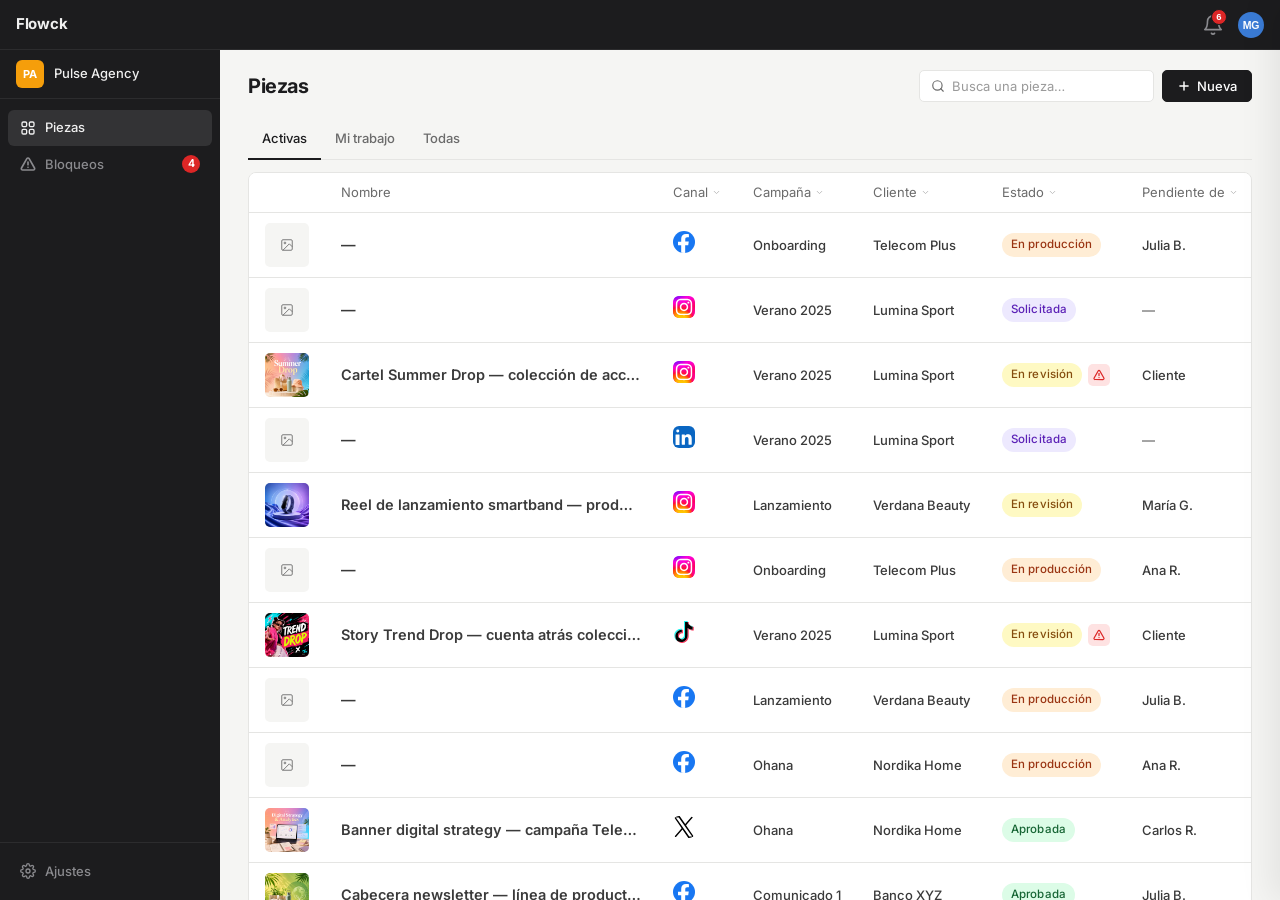
<file: index.html>
<!DOCTYPE html>
<html lang="es">
<head>
  <meta charset="UTF-8">
  <meta name="viewport" content="width=device-width, initial-scale=1.0">
  <title>Piezas — Flowck</title>
  <link rel="stylesheet" href="css/styles.css">
</head>
<body>

<div id="sidebar"></div>

<div class="main">
  <div id="topbar"></div>

  <div class="content-header">
    <div class="page-header">
      <h1 class="page-title">Piezas</h1>
      <div class="page-actions">
        <div class="search-wrap">
          <svg width="14" height="14" viewBox="0 0 24 24" fill="none" stroke="currentColor" stroke-width="2" stroke-linecap="round" stroke-linejoin="round">
            <circle cx="11" cy="11" r="8"/><path d="m21 21-4.35-4.35"/>
          </svg>
          <input type="text" id="searchInput" placeholder="Busca una pieza…">
        </div>
        <button class="btn btn-primary" id="newPieceBtn">
          <svg width="14" height="14" viewBox="0 0 24 24" fill="none" stroke="currentColor" stroke-width="2.5" stroke-linecap="round">
            <line x1="12" y1="5" x2="12" y2="19"/><line x1="5" y1="12" x2="19" y2="12"/>
          </svg>
          Nueva
        </button>
      </div>
    </div>

    <div class="tabs" id="tabs">
      <div class="tab-item active" data-tab="activas">Activas</div>
      <div class="tab-item" data-tab="mitrabajo">Mi trabajo</div>
      <div class="tab-item" data-tab="todas">Todas</div>
    </div>
  </div>

  <div class="content">
    <div class="table-wrap">
      <table class="pieces-table">
        <thead>
          <tr>
            <th class="col-img"></th>
            <th class="col-name">Nombre</th>
            <th class="col-canal col-filterable" id="filterHead-channel" onclick="openFilterMenu(event,'channel')">
              <span class="th-inner">Canal<svg class="filter-chevron" width="9" height="9" viewBox="0 0 24 24" fill="none" stroke="currentColor" stroke-width="2.5" stroke-linecap="round"><polyline points="6 9 12 15 18 9"/></svg><span class="th-filter-badge" id="badge-channel"></span></span>
            </th>
            <th class="col-camp col-filterable" id="filterHead-campaign" onclick="openFilterMenu(event,'campaign')">
              <span class="th-inner">Campaña<svg class="filter-chevron" width="9" height="9" viewBox="0 0 24 24" fill="none" stroke="currentColor" stroke-width="2.5" stroke-linecap="round"><polyline points="6 9 12 15 18 9"/></svg><span class="th-filter-badge" id="badge-campaign"></span></span>
            </th>
            <th class="col-client col-filterable" id="filterHead-cliente" style="display:none" onclick="openFilterMenu(event,'cliente')">
              <span class="th-inner">Cliente<svg class="filter-chevron" width="9" height="9" viewBox="0 0 24 24" fill="none" stroke="currentColor" stroke-width="2.5" stroke-linecap="round"><polyline points="6 9 12 15 18 9"/></svg><span class="th-filter-badge" id="badge-cliente"></span></span>
            </th>
            <th class="col-estado col-filterable" id="filterHead-status" onclick="openFilterMenu(event,'status')">
              <span class="th-inner">Estado<svg class="filter-chevron" width="9" height="9" viewBox="0 0 24 24" fill="none" stroke="currentColor" stroke-width="2.5" stroke-linecap="round"><polyline points="6 9 12 15 18 9"/></svg><span class="th-filter-badge" id="badge-status"></span></span>
            </th>
            <th class="col-pend col-filterable" id="filterHead-pendienteDe" onclick="openFilterMenu(event,'pendienteDe')">
              <span class="th-inner">Pendiente de<svg class="filter-chevron" width="9" height="9" viewBox="0 0 24 24" fill="none" stroke="currentColor" stroke-width="2.5" stroke-linecap="round"><polyline points="6 9 12 15 18 9"/></svg><span class="th-filter-badge" id="badge-pendienteDe"></span></span>
            </th>
            <th class="col-dead">Deadline</th>
            <th class="col-act"></th>
          </tr>
        </thead>
        <tbody id="piecesBody"></tbody>
      </table>
      <div id="emptyState" class="empty-state" style="display:none">
        <svg width="36" height="36" viewBox="0 0 24 24" fill="none" stroke="#ccc" stroke-width="1.5">
          <rect x="2" y="3" width="20" height="14" rx="2"/><line x1="8" y1="21" x2="16" y2="21"/><line x1="12" y1="17" x2="12" y2="21"/>
        </svg>
        <p>No hay piezas que mostrar</p>
      </div>
    </div>
  </div>
</div>

<!-- Block popover -->
<div class="block-popover" id="blockPopover">
  <div class="block-popover-header">
    Bloqueo activo
  </div>
  <div class="block-popover-footer">
    <a id="popViewLink" href="#" class="btn" style="font-size:12px;padding:5px 14px;background:#F87171;border-color:#F87171;color:#fff;">Ver detalles →</a>
  </div>
</div>

<!-- Modal nueva pieza -->
<div class="modal-overlay" id="modalOverlay">
  <div class="modal">
    <div class="modal-header">
      <span class="modal-title" id="modalTitle">Nueva pieza</span>
      <button class="modal-close" id="modalClose">✕</button>
    </div>

    <!-- Nombre: siempre visible -->
    <div class="form-group">
      <label class="form-label">Nombre <span class="required-star">*</span></label>
      <input class="form-input" id="fName" type="text" placeholder="Ej. Banner principal verano">
    </div>

    <!-- Canal + Campaña: siempre visibles -->
    <div class="form-row">
      <div class="form-group">
        <label class="form-label">Canal <span class="required-star">*</span></label>
        <div class="select-wrap">
          <button type="button" class="select-btn empty" id="fChannelBtn">
            <span class="select-btn-content">Selecciona un canal</span>
            <svg class="select-chevron" width="11" height="11" viewBox="0 0 24 24" fill="none" stroke="currentColor" stroke-width="2.5" stroke-linecap="round"><polyline points="6 9 12 15 18 9"/></svg>
          </button>
        </div>
      </div>
      <div class="form-group">
        <label class="form-label">Campaña</label>
        <div class="select-wrap">
          <div class="combo-btn">
            <input type="text" class="combo-input" id="fCampaign" placeholder="Selecciona o escribe" autocomplete="off">
            <svg class="select-chevron" width="11" height="11" viewBox="0 0 24 24" fill="none" stroke="currentColor" stroke-width="2.5" stroke-linecap="round"><polyline points="6 9 12 15 18 9"/></svg>
          </div>
        </div>
      </div>
    </div>

    <!-- Cliente + Deadline: siempre visibles -->
    <div class="form-row">
      <div class="form-group">
        <label class="form-label">Cliente</label>
        <div class="select-wrap">
          <div class="combo-btn">
            <input type="text" class="combo-input" id="fCliente" placeholder="Selecciona o escribe" autocomplete="off">
            <svg class="select-chevron" width="11" height="11" viewBox="0 0 24 24" fill="none" stroke="currentColor" stroke-width="2.5" stroke-linecap="round"><polyline points="6 9 12 15 18 9"/></svg>
          </div>
        </div>
      </div>
      <div class="form-group">
        <label class="form-label">Deadline <span class="required-star">*</span></label>
        <div class="cal-wrap">
          <button type="button" class="cal-input-btn empty" id="calBtn">
            <span class="cal-btn-text">Selecciona una fecha</span>
            <svg width="13" height="13" viewBox="0 0 24 24" fill="none" stroke="currentColor" stroke-width="2" stroke-linecap="round" stroke-linejoin="round"><rect x="3" y="4" width="18" height="18" rx="2"/><line x1="16" y1="2" x2="16" y2="6"/><line x1="8" y1="2" x2="8" y2="6"/><line x1="3" y1="10" x2="21" y2="10"/></svg>
          </button>
        </div>
      </div>
    </div>

    <!-- SIN archivo: Asignado a + Brief -->
    <div id="sectionNoFile">
      <div class="form-group">
        <label class="form-label">Asignado a</label>
        <div class="select-wrap">
          <button type="button" class="select-btn empty" id="fOwnerBtn">
            <span class="select-btn-content">Sin asignar</span>
            <svg class="select-chevron" width="11" height="11" viewBox="0 0 24 24" fill="none" stroke="currentColor" stroke-width="2.5" stroke-linecap="round"><polyline points="6 9 12 15 18 9"/></svg>
          </button>
        </div>
      </div>
      <div class="form-group">
        <label class="form-label">Brief</label>
        <textarea class="form-textarea" id="fBrief" placeholder="Describe el objetivo, tono y referencias de la pieza…" style="min-height:70px"></textarea>
      </div>
    </div>

    <hr class="form-separator">

    <!-- Zona de archivo -->
    <div id="fFileZone" class="modal-file-zone">
      <svg width="22" height="22" viewBox="0 0 24 24" fill="none" stroke="currentColor" stroke-width="1.5"><path d="M21 15v4a2 2 0 01-2 2H5a2 2 0 01-2-2v-4"/><polyline points="17 8 12 3 7 8"/><line x1="12" y1="3" x2="12" y2="15"/></svg>
      <span>Arrastra o <strong style="color:var(--text-primary)">haz clic</strong> para subir un archivo</span>
      <span class="modal-file-zone-hint">PNG, JPG, MP4, PDF</span>
      <input type="file" id="fFile" accept="image/*,video/*,.pdf" style="display:none">
    </div>
    <div id="fFilePreview" class="modal-file-preview" style="display:none">
      <svg width="15" height="15" viewBox="0 0 24 24" fill="none" stroke="currentColor" stroke-width="2" style="flex-shrink:0;color:var(--text-secondary)"><path d="M13 2H6a2 2 0 00-2 2v16a2 2 0 002 2h12a2 2 0 002-2V9z"/><polyline points="13 2 13 9 20 9"/></svg>
      <div class="modal-file-preview-info">
        <span class="modal-file-preview-name" id="fFileNameLabel"></span>
        <button type="button" class="modal-file-preview-replace" id="fFileReplace">Reemplazar archivo</button>
      </div>
      <button type="button" class="modal-file-preview-remove" id="fFileRemove" title="Quitar archivo">✕</button>
    </div>

    <!-- Copy: siempre visible -->
    <div class="form-group">
      <label class="form-label">Copy</label>
      <textarea class="form-textarea" id="fCopy" placeholder="Escribe el texto de la pieza..." style="min-height:70px"></textarea>
    </div>

    <p class="form-required-note"><span class="required-star">*</span> Campos obligatorios</p>
    <div class="modal-footer">
      <button class="btn btn-secondary" id="modalCancel">Cancelar</button>
      <button class="btn btn-primary" id="modalSave" disabled>Añadir pieza</button>
    </div>
  </div>
</div>

<!-- Modal confirmación eliminar pieza -->
<div class="modal-overlay" id="deleteModalOverlay">
  <div class="modal" style="width:400px">
    <div class="modal-header">
      <span class="modal-title">Eliminar pieza</span>
      <button class="modal-close" id="deleteModalClose">✕</button>
    </div>
    <p style="font-size:13.5px;color:var(--text-secondary);line-height:1.5;margin-bottom:4px">
      ¿Confirmas que quieres eliminar esta pieza? Esta acción no se puede deshacer.
    </p>
    <div class="modal-footer">
      <button class="btn btn-secondary" id="deleteModalCancel">Cancelar</button>
      <button class="btn btn-danger" id="deleteModalConfirm">Eliminar</button>
    </div>
  </div>
</div>

<!-- Row action dropdown (shared) -->
<div class="dropdown-menu" id="actionDropdown">
  <div class="dropdown-item" id="actionChangeStatus">
    <svg width="13" height="13" viewBox="0 0 24 24" fill="none" stroke="currentColor" stroke-width="2">
      <polyline points="23 4 23 10 17 10"/><path d="M20.49 15a9 9 0 11-2.12-9.36L23 10"/>
    </svg>
    Cambiar estado
  </div>
  <div class="dropdown-item" id="actionEdit">
    <svg width="13" height="13" viewBox="0 0 24 24" fill="none" stroke="currentColor" stroke-width="2">
      <path d="M11 4H4a2 2 0 0 0-2 2v14a2 2 0 0 0 2 2h14a2 2 0 0 0 2-2v-7"/>
      <path d="M18.5 2.5a2.121 2.121 0 0 1 3 3L12 15l-4 1 1-4 9.5-9.5z"/>
    </svg>
    Editar
  </div>
  <div class="dropdown-sep" id="actionSep"></div>
  <div class="dropdown-item danger" id="actionDelete">
    <svg width="13" height="13" viewBox="0 0 24 24" fill="none" stroke="currentColor" stroke-width="2">
      <polyline points="3 6 5 6 21 6"/><path d="M19 6l-1 14H6L5 6"/><path d="M10 11v6"/><path d="M14 11v6"/>
      <path d="M9 6V4h6v2"/>
    </svg>
    Eliminar pieza
  </div>
</div>

<!-- Column filter dropdown (shared, populated by JS) -->
<div class="filter-dropdown-menu" id="filterDropdown"></div>

<!-- Status change sub-dropdown -->
<div class="dropdown-menu" id="statusDropdown" style="min-width:175px">
  <div class="dropdown-item" data-status="solicitada"><span class="badge solicitada">Solicitada</span></div>
  <div class="dropdown-item" data-status="produccion"><span class="badge produccion">En producción</span></div>
  <div class="dropdown-item" data-status="revision"><span class="badge revision">En revisión</span></div>
  <div class="dropdown-item" data-status="aprobada"><span class="badge aprobada">Aprobada</span></div>
  <div class="dropdown-item" data-status="publicada"><span class="badge publicada">Publicada</span></div>
</div>

<script src="js/data.js"></script>
<script src="js/app.js"></script>
<script>
  /* ── Init ──────────────────────────────────────── */
  document.getElementById('sidebar').innerHTML = renderSidebar('piezas');
  document.getElementById('topbar').innerHTML  = renderTopbar();

  let currentTab    = 'activas';
  let currentSearch = '';
  let activePieceId = null;

  /* ── Column filters state ──────────────────────── */
  const columnFilters = { channel: [], status: [], campaign: [], pendienteDe: [], cliente: [] };
  let currentFilterCol = null;

  /* ── Render table ──────────────────────────────── */
  function getFilteredPieces() {
    let pieces = getPieces();
    if (currentTab === 'activas')   pieces = pieces.filter(p => p.status !== 'publicada');
    if (currentTab === 'mitrabajo') pieces = pieces.filter(p => p.pendienteDe === 'María G.');
    if (currentSearch) {
      const q = currentSearch.toLowerCase();
      pieces = pieces.filter(p => p.name.toLowerCase().includes(q) || p.campaign.toLowerCase().includes(q));
    }
    if (columnFilters.channel.length)     pieces = pieces.filter(p => columnFilters.channel.includes(p.channel));
    if (columnFilters.status.length)      pieces = pieces.filter(p => columnFilters.status.includes(p.status));
    if (columnFilters.campaign.length)    pieces = pieces.filter(p => columnFilters.campaign.includes(p.campaign));
    if (columnFilters.pendienteDe.length) pieces = pieces.filter(p => columnFilters.pendienteDe.includes(p.pendienteDe));
    if (columnFilters.cliente.length)     pieces = pieces.filter(p => columnFilters.cliente.includes(p.cliente));
    pieces = pieces.slice().sort((a, b) => {
      if (currentTab === 'todas') {
        const aPubl = a.status === 'publicada' ? 1 : 0;
        const bPubl = b.status === 'publicada' ? 1 : 0;
        if (aPubl !== bPubl) return aPubl - bPubl;
      }
      if (!a.deadline && !b.deadline) return 0;
      if (!a.deadline) return 1;
      if (!b.deadline) return -1;
      return a.deadline.localeCompare(b.deadline);
    });
    return pieces;
  }

  /* ── Column filter UI (búsqueda + checkboxes + Aplicar/Limpiar) ── */
  let filterDraft = { col: null, selected: new Set() };

  function escAttr(s) {
    return String(s).replace(/&/g,'&amp;').replace(/"/g,'&quot;').replace(/</g,'&lt;').replace(/>/g,'&gt;');
  }

  function openFilterMenu(e, col) {
    e.stopPropagation();
    const menu = document.getElementById('filterDropdown');
    if (menu.classList.contains('open') && currentFilterCol === col) {
      menu.classList.remove('open');
      currentFilterCol = null;
      return;
    }
    currentFilterCol = col;
    filterDraft = { col, selected: new Set(columnFilters[col] || []) };
    menu.innerHTML = buildFilterContent(col);
    const rect = e.currentTarget.getBoundingClientRect();
    menu.style.minWidth = '230px';
    menu.style.top  = (rect.bottom + 1) + 'px';
    const menuW = 230;
    menu.style.left = Math.max(8, Math.min(rect.left, window.innerWidth - menuW - 8)) + 'px';
    closeAll();
    menu.classList.add('open');
    const search = menu.querySelector('.filter-search-input');
    if (search) search.focus();
  }

  function buildFilterContent(col) {
    const pieces   = getPieces();
    const selected = filterDraft.selected;

    let present = [];
    if (col === 'channel')         present = pieces.map(p => p.channel).filter(Boolean);
    else if (col === 'status')     present = pieces.map(p => p.status).filter(Boolean);
    else if (col === 'campaign')   present = pieces.map(p => p.campaign).filter(v => v && v !== '—');
    else if (col === 'cliente')    present = pieces.map(p => p.cliente).filter(v => v && v.trim());
    else if (col === 'pendienteDe')present = pieces.map(p => p.pendienteDe).filter(v => v && v !== '—');

    let options = [...new Set(present)].map(v => ({
      value: v,
      label: col === 'channel' ? (CHANNEL_LABELS[v] || v) : (col === 'status' ? (STATUS_LABELS[v] || v) : v),
    }));
    if (col === 'status') {
      /* Mismo orden que el subdropdown "Cambiar estado" de los ···, no alfabético. */
      options.sort((a, b) => STATUS_ORDER.indexOf(a.value) - STATUS_ORDER.indexOf(b.value));
    } else {
      options.sort((a, b) => a.label.localeCompare(b.label));
    }

    const rowsHtml = options.map(o => {
      const checked = selected.has(o.value) ? 'checked' : '';
      let inner;
      if (col === 'channel') inner = `${channelIcon(o.value)}<span>${o.label}</span>`;
      else if (col === 'status') inner = statusBadge(o.value);
      else inner = `<span>${o.label}</span>`;
      return `<label class="filter-option-row" data-label="${escAttr(o.label.toLowerCase())}">
        <input type="checkbox" value="${escAttr(o.value)}" ${checked} onchange="toggleFilterDraft(this.value, this.checked)">
        ${inner}
      </label>`;
    }).join('') || `<div class="filter-empty">Sin opciones</div>`;

    /* Solo Campaña y Cliente pueden acumular muchas opciones; el resto
       son listas fijas/cortas y no necesitan buscador interno. */
    const showSearch = col === 'campaign' || col === 'cliente';
    const searchHtml = showSearch ? `
      <div class="filter-search-wrap">
        <svg width="13" height="13" viewBox="0 0 24 24" fill="none" stroke="currentColor" stroke-width="2" stroke-linecap="round" stroke-linejoin="round"><circle cx="11" cy="11" r="8"/><path d="m21 21-4.35-4.35"/></svg>
        <input type="text" class="filter-search-input" placeholder="Buscar opción…" oninput="onFilterSearchInput(this.value)">
      </div>` : '';

    return `
      ${searchHtml}
      <div class="filter-options-list" id="filterOptionsList">${rowsHtml}</div>
      <div class="filter-panel-actions">
        <button type="button" class="filter-btn-clear" onclick="clearFilterPanel()">Limpiar</button>
        <button type="button" class="filter-btn-apply" onclick="applyFilterPanel()">Aplicar</button>
      </div>`;
  }

  function onFilterSearchInput(q) {
    const query = q.trim().toLowerCase();
    document.querySelectorAll('#filterOptionsList .filter-option-row').forEach(row => {
      row.style.display = (!query || row.dataset.label.includes(query)) ? 'flex' : 'none';
    });
  }

  function toggleFilterDraft(value, checked) {
    if (checked) filterDraft.selected.add(value);
    else filterDraft.selected.delete(value);
  }

  function applyFilterPanel() {
    if (!filterDraft.col) return;
    columnFilters[filterDraft.col] = [...filterDraft.selected];
    closeAll();
    currentFilterCol = null;
    renderTable();
    updateFilterHeaders();
  }

  function clearFilterPanel() {
    if (!filterDraft.col) return;
    columnFilters[filterDraft.col] = [];
    closeAll();
    currentFilterCol = null;
    renderTable();
    updateFilterHeaders();
  }

  function updateFilterHeaders() {
    const map = { channel:'filterHead-channel', status:'filterHead-status', campaign:'filterHead-campaign', pendienteDe:'filterHead-pendienteDe', cliente:'filterHead-cliente' };
    Object.entries(map).forEach(([key, id]) => {
      const th = document.getElementById(id);
      const count = (columnFilters[key] || []).length;
      if (th) th.classList.toggle('has-filter', count > 0);
      const badge = document.getElementById('badge-' + key);
      if (badge) badge.textContent = count > 0 ? String(count) : '';
    });
  }

  function renderTable() {
    const pieces     = getFilteredPieces();
    const tbody      = document.getElementById('piecesBody');
    const empty      = document.getElementById('emptyState');
    const showCliente = getPieces().some(p => p.cliente && p.cliente.trim());
    const clienteTh  = document.getElementById('filterHead-cliente');
    if (clienteTh) clienteTh.style.display = showCliente ? '' : 'none';

    if (pieces.length === 0) {
      tbody.innerHTML = '';
      empty.style.display = 'block';
      return;
    }
    empty.style.display = 'none';

    tbody.innerHTML = pieces.map(p => `
      <tr data-id="${p.id}" onclick="goDetail(${p.id})">
        <td class="col-img">
          ${(p.image || p.thumbnail) && !['solicitada','produccion'].includes(p.status)
            ? `<img class="cell-thumb" src="${p.image || p.thumbnail}" alt="${p.name}" onerror="this.style.display='none';this.nextElementSibling.style.display='flex'">
               <div class="thumb-placeholder" style="display:none">
                 <svg width="14" height="14" viewBox="0 0 24 24" fill="none" stroke="currentColor" stroke-width="1.5">
                   <rect x="3" y="3" width="18" height="18" rx="2"/><circle cx="8.5" cy="8.5" r="1.5"/>
                   <polyline points="21 15 16 10 5 21"/>
                 </svg>
               </div>`
            : `<div class="thumb-placeholder" style="display:flex">
                 <svg width="14" height="14" viewBox="0 0 24 24" fill="none" stroke="currentColor" stroke-width="1.5">
                   <rect x="3" y="3" width="18" height="18" rx="2"/><circle cx="8.5" cy="8.5" r="1.5"/>
                   <polyline points="21 15 16 10 5 21"/>
                 </svg>
               </div>`}
        </td>
        <td class="col-name"><span class="cell-name">${p.name || '—'}</span></td>
        <td class="col-canal">${channelIcon(p.channel)}</td>
        <td class="col-camp"><span class="cell-campaign">${p.campaign}</span></td>
        ${showCliente ? `<td class="col-client"><span class="cell-campaign">${p.cliente || ''}</span></td>` : ''}
        <td class="col-estado">
          <div class="status-cell">
            ${statusBadge(p.status)}
            ${p.blocked ? blockBadge(p.id) : ''}
          </div>
        </td>
        <td class="col-pend"><span class="cell-pending${(!p.pendienteDe || p.pendienteDe === '—' || p.pendienteDe === 'Sin asignar') ? ' cell-pending-unassigned' : ''}">${(!p.pendienteDe || p.pendienteDe === 'Sin asignar') ? '—' : p.pendienteDe}</span></td>
        <td class="col-dead">${formatDeadline(p.deadline, p.status)}</td>
        <td class="col-act" onclick="event.stopPropagation()">
          <button class="actions-btn" onclick="openActionMenu(event, ${p.id})" title="Acciones">···</button>
        </td>
      </tr>
    `).join('');
  }

  /* ── Navigation ────────────────────────────────── */
  function goDetail(id) { window.location.href = 'detalle.html#' + id; }

  /* ── Tabs ──────────────────────────────────────── */
  document.getElementById('tabs').addEventListener('click', function(e) {
    const tab = e.target.closest('.tab-item');
    if (!tab) return;
    document.querySelectorAll('.tab-item').forEach(t => t.classList.remove('active'));
    tab.classList.add('active');
    currentTab = tab.dataset.tab;
    renderTable();
  });

  /* ── Search ─────────────────────────────────────── */
  document.getElementById('searchInput').addEventListener('input', function() {
    currentSearch = this.value.trim();
    renderTable();
  });

  /* ── Action dropdown ─────────────────────────────── */
  let actionMenuOpenedUp = false;

  function openActionMenu(e, id) {
    e.stopPropagation();
    const btn  = e.currentTarget;
    const menu = document.getElementById('actionDropdown');

    if (menu.classList.contains('open') && activePieceId === id) {
      menu.classList.remove('open');
      return;
    }
    activePieceId = id;
    closeAll();

    const piece = getPieceById(id);
    const showChangeStatus = !!piece && piece.status !== 'publicada';
    const showEdit = !!piece && ['solicitada','produccion','revision'].includes(piece.status);
    document.getElementById('actionChangeStatus').style.display = showChangeStatus ? 'flex' : 'none';
    document.getElementById('actionEdit').style.display = showEdit ? 'flex' : 'none';
    document.getElementById('actionSep').style.display = (showChangeStatus || showEdit) ? 'block' : 'none';

    const rect  = btn.getBoundingClientRect();
    const menuW = 180;
    menu.style.position   = 'fixed';
    menu.style.right      = 'auto';
    menu.style.visibility = 'hidden';
    menu.classList.add('open');
    const menuH = menu.offsetHeight;
    menu.style.visibility = '';

    /* Las 3 últimas filas de la tabla siempre abren hacia arriba,
       sin depender del cálculo dinámico de espacio disponible. */
    const allRows = [...document.querySelectorAll('#piecesBody tr')];
    const row     = btn.closest('tr');
    const rowIdx  = allRows.indexOf(row);
    const isLastRows = rowIdx !== -1 && rowIdx >= allRows.length - 3;

    const spaceBelow = window.innerHeight - rect.top;
    actionMenuOpenedUp = isLastRows || spaceBelow < menuH + 8;
    menu.style.top  = (actionMenuOpenedUp ? (rect.bottom - menuH) : rect.top) + 'px';
    menu.style.left = (rect.right - menuW) + 'px';
  }

  document.getElementById('actionDelete').addEventListener('click', function() {
    if (!activePieceId) return;
    closeAll();
    document.getElementById('deleteModalOverlay').classList.add('open');
  });

  function closeDeleteModal() {
    document.getElementById('deleteModalOverlay').classList.remove('open');
  }
  document.getElementById('deleteModalClose').addEventListener('click', closeDeleteModal);
  document.getElementById('deleteModalCancel').addEventListener('click', closeDeleteModal);
  document.getElementById('deleteModalOverlay').addEventListener('click', function(e) {
    if (e.target === this) closeDeleteModal();
  });
  document.getElementById('deleteModalConfirm').addEventListener('click', function() {
    if (!activePieceId) return;
    const pieces = getPieces().filter(p => p.id !== activePieceId);
    savePieces(pieces);
    closeDeleteModal();
    renderTable();
    document.getElementById('sidebar').innerHTML = renderSidebar('piezas');
  });

  document.getElementById('actionEdit').addEventListener('click', function() {
    if (!activePieceId) return;
    openEditModal(activePieceId);
  });

  document.getElementById('actionChangeStatus').addEventListener('click', function(e) {
    e.stopPropagation();
    const actionMenu = document.getElementById('actionDropdown');
    const statusMenu = document.getElementById('statusDropdown');
    const rect = actionMenu.getBoundingClientRect();

    const piece = getPieceById(activePieceId);
    document.querySelectorAll('#statusDropdown [data-status]').forEach(item => {
      item.style.display = (!piece || item.dataset.status !== piece.status) ? 'flex' : 'none';
    });

    statusMenu.style.position   = 'fixed';
    statusMenu.style.right      = 'auto';
    statusMenu.style.visibility = 'hidden';
    statusMenu.classList.add('open');
    const menuH = statusMenu.offsetHeight;
    statusMenu.style.visibility = '';

    /* Misma posición horizontal que el dropdown ··· y la misma dirección
       (arriba/abajo) que este haya usado al abrirse. */
    statusMenu.style.top  = (actionMenuOpenedUp ? (rect.bottom - menuH) : rect.top) + 'px';
    statusMenu.style.left = rect.left + 'px';
    actionMenu.classList.remove('open');
  });

  document.getElementById('statusDropdown').addEventListener('click', function(e) {
    const item = e.target.closest('[data-status]');
    if (!item || !activePieceId) return;
    const pieces = getPieces();
    const idx    = pieces.findIndex(p => p.id === activePieceId);
    if (idx !== -1) {
      pieces[idx].status      = item.dataset.status;
      pieces[idx].pendienteDe = getDefaultPendiente(pieces[idx]);
      savePieces(pieces);
    }
    closeAll();
    renderTable();
  });

  /* ── Modal nueva pieza / editar pieza ─────────────── */
  let modalHasFile = false;
  let modalFileData = null;
  let modalFileDataUrl = null;
  let editingPieceId = null;
  let editingKeptOriginalFile = false;
  const cal = new MiniCalendar(document.getElementById('calBtn'), () => validateModal());
  const channelSelect = new IconSelect(
    document.getElementById('fChannelBtn'),
    Object.keys(CHANNEL_LABELS).map(v => ({ value: v, label: CHANNEL_LABELS[v], iconHtml: channelIcon(v) })),
    () => validateModal()
  );
  const ownerSelect = new IconSelect(
    document.getElementById('fOwnerBtn'),
    [...getTeamMembers(), 'Sin asignar'].map(v => ({ value: v, label: v })),
    null
  );
  ownerSelect.setValue('Sin asignar', false);

  /* ── ComboSelect: input con dropdown filtrable ── */
  class ComboSelect {
    constructor(inputEl, getOptions) {
      this._input = inputEl;
      this._getOptions = getOptions;
      this._wrap = inputEl.closest('.select-wrap');
      this._pop = null;
      inputEl.addEventListener('focus', () => this._filter());
      inputEl.addEventListener('input', () => this._filter());
      inputEl.addEventListener('blur',  () => setTimeout(() => this._hide(), 150));
      inputEl.addEventListener('keydown', e => { if (e.key === 'Escape') { this._hide(); inputEl.blur(); } });
      const chevron = inputEl.closest('.combo-btn').querySelector('.select-chevron');
      if (chevron) chevron.addEventListener('click', () => inputEl.focus());
    }
    _getPop() {
      if (!this._pop) {
        this._pop = document.createElement('div');
        this._pop.className = 'select-popover combo-popover';
        this._wrap.appendChild(this._pop);
      }
      return this._pop;
    }
    _filter() {
      const q = this._input.value.toLowerCase().trim();
      const opts = this._getOptions().filter(o => !q || o.toLowerCase().includes(q));
      if (!opts.length) { this._hide(); return; }
      const pop = this._getPop();
      pop.innerHTML = opts.map(o =>
        `<div class="select-option-row" data-v="${o.replace(/"/g,'&quot;')}">${o}</div>`
      ).join('');
      pop.querySelectorAll('[data-v]').forEach(row => {
        row.addEventListener('mousedown', e => {
          e.preventDefault();
          this._input.value = row.dataset.v;
          this._hide();
        });
      });
      pop.classList.add('open');
    }
    _hide() { if (this._pop) this._pop.classList.remove('open'); }
    getValue() { return this._input.value.trim(); }
    setValue(v) { this._input.value = v || ''; }
    reset()     { this._input.value = ''; }
  }

  function getUniqueCampaigns() {
    return [...new Set(getPieces().map(p => p.campaign).filter(c => c && c !== '—'))];
  }
  function getUniqueClientes() {
    return [...new Set(getPieces().map(p => p.cliente).filter(c => c && c !== '—'))];
  }
  const campaignCombo = new ComboSelect(document.getElementById('fCampaign'), getUniqueCampaigns);
  const clienteCombo  = new ComboSelect(document.getElementById('fCliente'),  getUniqueClientes);

  function validateModal() {
    const name    = document.getElementById('fName').value.trim();
    const channel = channelSelect.getValue();
    const deadline = cal.getValue();
    const ok = name.length > 0 && !!channel && deadline.length > 0;
    document.getElementById('modalSave').disabled = !ok;
  }
  document.getElementById('fName').addEventListener('input', validateModal);

  function setModalMode(withFile) {
    modalHasFile = withFile;
    document.getElementById('sectionNoFile').style.display = withFile ? 'none' : 'block';
    document.getElementById('modalSave').textContent = editingPieceId ? 'Guardar cambios' : 'Añadir pieza';
    validateModal();
  }

  function handleModalFile(file) {
    if (!file) return;
    modalFileData = file;
    modalFileDataUrl = null;
    editingKeptOriginalFile = false;
    document.getElementById('fFileNameLabel').textContent = file.name;
    document.getElementById('fFileZone').style.display    = 'none';
    document.getElementById('fFilePreview').style.display = 'flex';
    setModalMode(true);
    const reader = new FileReader();
    reader.onload = function(e) { modalFileDataUrl = e.target.result; };
    reader.readAsDataURL(file);
  }

  function openModal() {
    document.getElementById('modalTitle').textContent = 'Nueva pieza';
    document.getElementById('modalOverlay').classList.add('open');
    validateModal();
  }

  function openEditModal(id) {
    const piece = getPieceById(id);
    if (!piece) return;
    closeAll();
    editingPieceId = id;
    editingKeptOriginalFile = !!piece.fileName;
    modalFileData = null;
    modalFileDataUrl = null;

    document.getElementById('fName').value     = piece.name || '';
    document.getElementById('fCampaign').value = (piece.campaign && piece.campaign !== '—') ? piece.campaign : '';
    document.getElementById('fCliente').value  = piece.cliente || '';
    document.getElementById('fBrief').value    = piece.brief || '';
    document.getElementById('fCopy').value     = ['solicitada','produccion'].includes(piece.status) ? '' : (piece.copy || '');
    channelSelect.setValue(piece.channel, false);
    cal.setValue(piece.deadline || '');
    ownerSelect.setValue((piece.pendienteDe && piece.pendienteDe !== '—') ? piece.pendienteDe : 'Sin asignar', false);

    if (piece.fileName) {
      document.getElementById('fFileNameLabel').textContent = piece.fileName;
      document.getElementById('fFileZone').style.display    = 'none';
      document.getElementById('fFilePreview').style.display = 'flex';
      setModalMode(true);
    } else {
      document.getElementById('fFileZone').style.display    = 'flex';
      document.getElementById('fFilePreview').style.display = 'none';
      setModalMode(false);
    }

    document.getElementById('modalTitle').textContent = 'Editar pieza';
    document.getElementById('modalOverlay').classList.add('open');
    validateModal();
  }

  function closeModal() {
    document.getElementById('modalOverlay').classList.remove('open');
    ['fName','fCampaign','fBrief','fCliente','fCopy'].forEach(id => {
      const el = document.getElementById(id); if (el) el.value = '';
    });
    cal.reset();
    channelSelect.reset();
    ownerSelect.setValue('Sin asignar', false);
    document.getElementById('fFile').value         = '';
    document.getElementById('fFileNameLabel').textContent = '';
    document.getElementById('fFileZone').style.display    = 'flex';
    document.getElementById('fFilePreview').style.display = 'none';
    modalHasFile = false;
    modalFileData = null;
    modalFileDataUrl = null;
    editingPieceId = null;
    editingKeptOriginalFile = false;
    setModalMode(false);
  }

  /* File zone — click */
  document.getElementById('fFileZone').addEventListener('click', function() {
    document.getElementById('fFile').click();
  });
  document.getElementById('fFileReplace').addEventListener('click', function() {
    document.getElementById('fFile').click();
  });
  document.getElementById('fFile').addEventListener('change', function() {
    handleModalFile(this.files[0]);
  });

  /* File zone — drag & drop */
  document.getElementById('fFileZone').addEventListener('dragover', function(e) {
    e.preventDefault(); this.classList.add('drag-over');
  });
  document.getElementById('fFileZone').addEventListener('dragleave', function() {
    this.classList.remove('drag-over');
  });
  document.getElementById('fFileZone').addEventListener('drop', function(e) {
    e.preventDefault(); this.classList.remove('drag-over');
    handleModalFile(e.dataTransfer.files[0]);
  });

  /* Remove file */
  document.getElementById('fFileRemove').addEventListener('click', function() {
    modalFileData = null;
    modalFileDataUrl = null;
    editingKeptOriginalFile = false;
    document.getElementById('fFile').value = '';
    document.getElementById('fFilePreview').style.display = 'none';
    document.getElementById('fFileZone').style.display    = 'flex';
    setModalMode(false);
  });

  document.getElementById('newPieceBtn').addEventListener('click', openModal);
  document.getElementById('modalClose').addEventListener('click', closeModal);
  document.getElementById('modalCancel').addEventListener('click', closeModal);
  document.getElementById('modalOverlay').addEventListener('click', function(e) {
    if (e.target === this) closeModal();
  });

  document.getElementById('modalSave').addEventListener('click', function() {
    const name = document.getElementById('fName').value.trim();
    if (!name) { document.getElementById('fName').focus(); return; }

    const channel = channelSelect.getValue();
    if (!channel) return;

    const deadline = cal.getValue();
    if (!deadline) return;

    const campaign = document.getElementById('fCampaign').value.trim() || '—';
    const cliente  = document.getElementById('fCliente').value.trim();
    const pieces   = getPieces();

    if (editingPieceId) {
      /* ── Editar pieza existente ──────────────────── */
      const idx = pieces.findIndex(p => p.id === editingPieceId);
      if (idx === -1) { closeModal(); return; }
      const orig = pieces[idx];

      const owner = modalHasFile ? (orig.pendienteDe || 'Sin asignar') : (ownerSelect.getValue() || 'Sin asignar');
      const brief = modalHasFile ? (orig.brief || '') : document.getElementById('fBrief').value.trim();
      const copy  = document.getElementById('fCopy').value.trim();

      let fileName, fileFormat, thumbnail, image;
      if (modalFileData) {
        /* archivo nuevo: sustituye al anterior */
        fileFormat = modalFileData.name.split('.').pop().toUpperCase();
        fileName   = modalFileData.name;
        thumbnail  = modalFileDataUrl || orig.thumbnail || '';
        image      = modalFileDataUrl || orig.image || '';
      } else if (modalHasFile && editingKeptOriginalFile) {
        /* se mantiene el archivo original sin cambios */
        fileName = orig.fileName; fileFormat = orig.fileFormat;
        thumbnail = orig.thumbnail; image = orig.image;
      } else {
        /* sin archivo (eliminado o nunca tuvo) */
        fileName = null; fileFormat = '—'; thumbnail = ''; image = '';
      }

      pieces[idx] = {
        ...orig,
        name, channel, campaign,
        pendienteDe: owner,
        deadline,
        cliente,
        brief,
        copy,
        fileName,
        fileFormat,
        thumbnail,
        image,
      };
      savePieces(pieces);
      closeModal();
      renderTable();
      document.getElementById('sidebar').innerHTML = renderSidebar('piezas');
      return;
    }

    /* ── Crear pieza nueva ────────────────────────── */
    const owner    = modalHasFile ? 'Sin asignar' : (ownerSelect.getValue() || 'Sin asignar');
    const brief    = modalHasFile ? '' : document.getElementById('fBrief').value.trim();
    const copy     = modalHasFile ? document.getElementById('fCopy').value.trim() : '';
    const fileFormat = modalHasFile && modalFileData
      ? modalFileData.name.split('.').pop().toUpperCase()
      : '—';
    const fileName   = modalHasFile && modalFileData ? modalFileData.name : null;
    const initialStatus = modalHasFile
      ? 'revision'
      : (owner !== 'Sin asignar' ? 'produccion' : 'solicitada');

    const newId = Math.max(...pieces.map(p => p.id), 0) + 1;
    const seed  = 'flowck' + newId;

    pieces.push({
      id: newId, name, channel,
      campaign,
      status:      initialStatus,
      pendienteDe: owner,
      deadline:    deadline || '',
      ...(cliente  ? { cliente }  : {}),
      ...(brief    ? { brief }    : {}),
      ...(fileName ? { fileName } : {}),
      thumbnail:   modalHasFile ? (modalFileDataUrl || '') : '',
      image:       modalHasFile ? (modalFileDataUrl || '') : '',
      blocked: false, blockLabel: '', blockReason: '',
      copy,
      fileFormat,
      fileVersion: 'v1',
      comments: [],
    });
    savePieces(pieces);
    closeModal();
    renderTable();
    document.getElementById('sidebar').innerHTML = renderSidebar('piezas');
  });

  /* Reposiciona desplegables del modal al hacer scroll dentro de él */
  document.getElementById('modalOverlay').querySelector('.modal').addEventListener('scroll', function() {
    const iPop = IconSelect._pop;
    if (iPop && iPop.classList.contains('open') && IconSelect._inst) {
      const r = IconSelect._inst._btn.getBoundingClientRect();
      iPop.style.top  = (r.bottom + 4) + 'px';
      iPop.style.left = r.left + 'px';
    }
    const cPop = MiniCalendar._pop;
    if (cPop && cPop.classList.contains('open') && MiniCalendar._inst) {
      const r = MiniCalendar._inst._btn.getBoundingClientRect();
      cPop.style.top  = (r.bottom + 4) + 'px';
      cPop.style.left = r.left + 'px';
    }
  });

  /* ── Boot ──────────────────────────────────────── */
  renderTable();
</script>
</body>
</html>
</file>
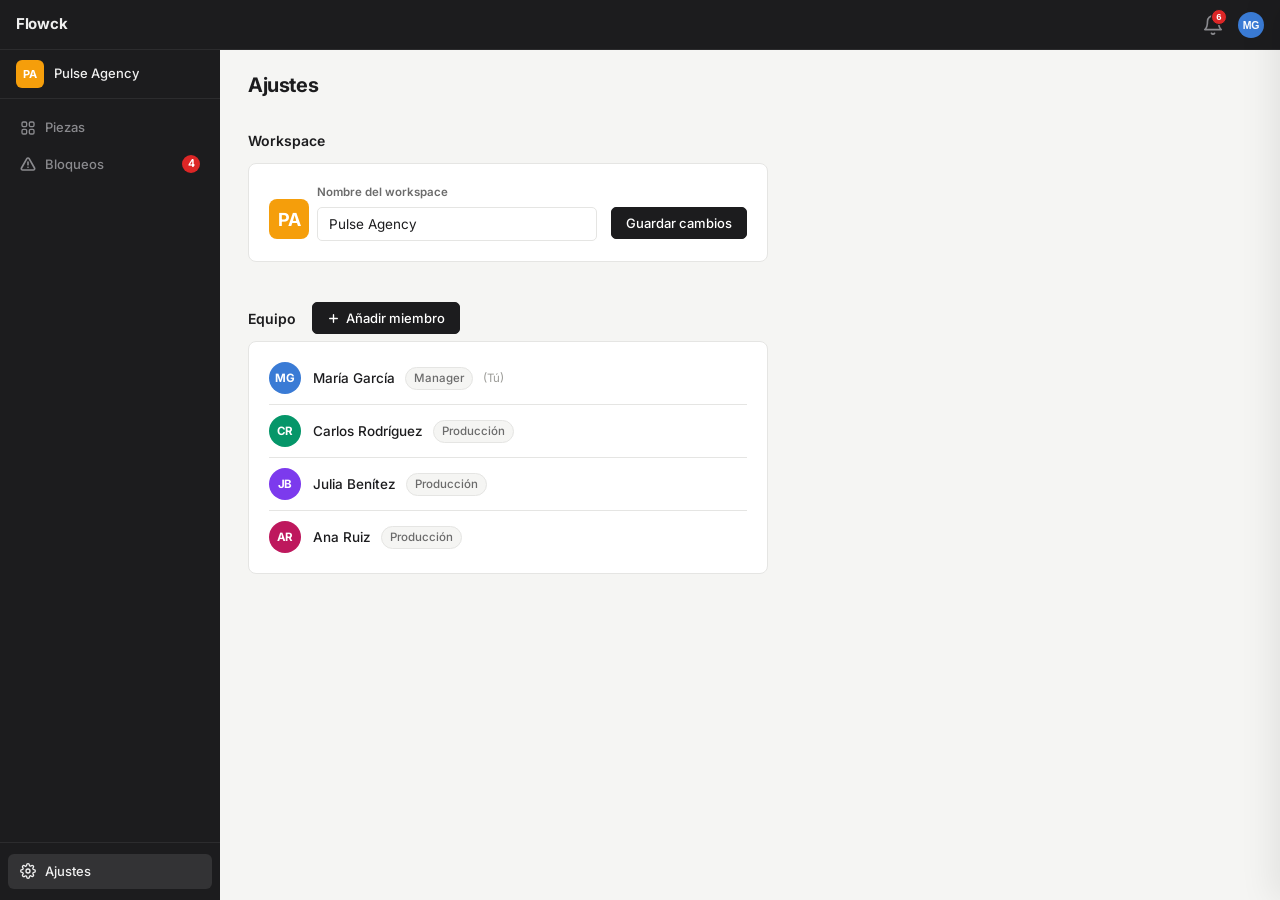
<file: ajustes.html>
<!DOCTYPE html>
<html lang="es">
<head>
  <meta charset="UTF-8">
  <meta name="viewport" content="width=device-width, initial-scale=1.0">
  <title>Ajustes — Flowck</title>
  <link rel="stylesheet" href="css/styles.css">
</head>
<body>

<div id="sidebar"></div>

<div class="main">
  <div id="topbar"></div>

  <div class="content-header">
    <div class="page-header">
      <h1 class="page-title">Ajustes</h1>
    </div>
  </div>

  <div class="content">
    <div class="settings-page">

      <!-- ── Workspace ── -->
      <div class="settings-section">
        <h2 class="settings-section-title">Workspace</h2>
        <div class="settings-card">
          <div class="settings-workspace-row">
            <div class="settings-workspace-logo" id="wsLogoPreview" style="background:#F59E0B">PA</div>
            <div class="settings-workspace-field">
              <label class="form-label">Nombre del workspace</label>
              <input type="text" class="form-input" id="wsNameInput" value="Pulse Agency">
            </div>
            <div class="settings-save-wrap">
              <button class="btn btn-primary" id="wsSaveBtn">Guardar cambios</button>
              <span class="settings-save-confirm" id="wsSaveConfirm">Guardado ✓</span>
            </div>
          </div>
        </div>
      </div>

      <!-- ── Equipo ── -->
      <div class="settings-section">
        <div class="settings-section-header">
          <h2 class="settings-section-title">Equipo</h2>
          <button class="btn btn-primary" id="addMemberBtn">
            <svg width="13" height="13" viewBox="0 0 24 24" fill="none" stroke="currentColor" stroke-width="2.5" stroke-linecap="round">
              <line x1="12" y1="5" x2="12" y2="19"/><line x1="5" y1="12" x2="19" y2="12"/>
            </svg>
            Añadir miembro
          </button>
        </div>
        <div class="settings-card" id="teamCard">
          <div class="member-list" id="memberList"></div>
        </div>
      </div>

    </div>
  </div>
</div>

<!-- Modal: Añadir miembro -->
<div class="modal-overlay" id="addMemberOverlay">
  <div class="modal" style="width:420px">
    <div class="modal-header">
      <span class="modal-title">Añadir miembro</span>
      <button class="modal-close" id="addMemberClose">✕</button>
    </div>
    <div class="form-group">
      <label class="form-label">Nombre completo <span class="required-star">*</span></label>
      <input class="form-input" id="newMemberName" type="text" placeholder="Ej. Pedro Sánchez">
    </div>
    <div class="form-group">
      <label class="form-label">Rol <span class="required-star">*</span></label>
      <select class="form-select" id="newMemberRole">
        <option value="">Selecciona un rol</option>
        <option value="manager">Manager</option>
        <option value="content">Content</option>
        <option value="diseño">Diseño</option>
        <option value="social">Social Media</option>
      </select>
    </div>
    <div class="modal-footer">
      <button class="btn btn-secondary" id="addMemberCancel">Cancelar</button>
      <button class="btn btn-primary" id="addMemberSave" disabled>Añadir miembro</button>
    </div>
  </div>
</div>

<!-- Modal: Confirmar eliminar miembro -->
<div class="modal-overlay" id="deleteMemberOverlay">
  <div class="modal" style="width:400px">
    <div class="modal-header">
      <span class="modal-title">Eliminar miembro</span>
      <button class="modal-close" id="deleteMemberClose">✕</button>
    </div>
    <p style="font-size:13.5px;color:var(--text-secondary);line-height:1.5;margin-bottom:16px">
      Esta acción eliminará al miembro del workspace. No se puede deshacer.
    </p>
    <div id="deleteMemberPreview" style="display:flex;align-items:center;gap:10px;background:#F5F5F3;border-radius:8px;padding:10px 14px;margin-bottom:4px">
      <div id="deleteMemberAvatar" class="member-avatar" style="background:#999"></div>
      <span id="deleteMemberNameLabel" style="font-size:13.5px;font-weight:500;color:var(--text-primary)"></span>
    </div>
    <div class="modal-footer">
      <button class="btn btn-secondary" id="deleteMemberCancel">Cancelar</button>
      <button class="btn btn-danger" id="deleteMemberConfirm">Eliminar</button>
    </div>
  </div>
</div>

<script src="js/data.js"></script>
<script src="js/app.js"></script>
<script>
  document.getElementById('sidebar').innerHTML = renderSidebar('ajustes');
  document.getElementById('topbar').innerHTML  = renderTopbar();

  /* ── Helpers ─────────────────────────────── */
  function getMemberInitials(name) {
    const w = name.trim().split(/\s+/);
    return w.length >= 2 ? (w[0][0] + w[1][0]).toUpperCase() : name.slice(0, 2).toUpperCase();
  }

  /* ── Workspace ───────────────────────────── */
  function loadWorkspace() {
    const ws = getWorkspace();
    document.getElementById('wsNameInput').value = ws.name;
    document.getElementById('wsLogoPreview').style.background = ws.color || '#F59E0B';
    updateLogoPreview(ws.name);
  }

  function updateLogoPreview(name) {
    const w = (name || '').trim().split(/\s+/);
    const init = w.length >= 2
      ? (w[0][0] + w[1][0]).toUpperCase()
      : (name || 'W').slice(0, 2).toUpperCase();
    document.getElementById('wsLogoPreview').textContent = init;
  }

  document.getElementById('wsNameInput').addEventListener('input', function() {
    updateLogoPreview(this.value);
  });

  document.getElementById('wsSaveBtn').addEventListener('click', function() {
    const name = document.getElementById('wsNameInput').value.trim();
    if (!name) return;
    const ws = getWorkspace();
    saveWorkspace({ ...ws, name });
    document.getElementById('sidebar').innerHTML = renderSidebar('ajustes');
    const c = document.getElementById('wsSaveConfirm');
    c.style.opacity = '1';
    setTimeout(() => { c.style.opacity = '0'; }, 2200);
  });

  /* ── Team list ───────────────────────────── */
  const FULL_NAMES = {
    'María G.':  'María García',
    'Carlos R.': 'Carlos Rodríguez',
    'Julia B.':  'Julia Benítez',
    'Ana R.':    'Ana Ruiz',
    'David M.':  'David Morales',
  };

  let pendingDeleteName = null;

  function renderMemberList() {
    const users = getUsers().filter(u => u.role !== 'cliente');
    const html = users.map(u => {
      const displayName = FULL_NAMES[u.name] || u.name;
      return `<div class="member-row">
      <div class="member-avatar" style="background:${u.color}">${getMemberInitials(u.name)}</div>
      <div class="member-info">
        <span class="member-name">${displayName}</span>
        <span class="member-role">${ROLE_LABELS[u.role] || u.role}</span>${u.name === 'María G.' ? ' <span style="color:#9B9B97;font-size:11.5px">(Tú)</span>' : ''}
      </div>
      <button class="member-trash-btn" data-name="${u.name.replace(/"/g, '&quot;')}" title="Eliminar miembro">
        <svg width="14" height="14" viewBox="0 0 24 24" fill="none" stroke="currentColor" stroke-width="2" stroke-linecap="round" stroke-linejoin="round">
          <polyline points="3 6 5 6 21 6"/>
          <path d="M19 6l-1 14H6L5 6"/>
          <path d="M10 11v6"/><path d="M14 11v6"/>
          <path d="M9 6V4h6v2"/>
        </svg>
      </button>
    </div>`;
    }).join('');
    document.getElementById('memberList').innerHTML = html;
    document.querySelectorAll('.member-trash-btn').forEach(btn => {
      btn.addEventListener('click', function() { openDeleteMember(this.dataset.name); });
    });
  }

  function openDeleteMember(name) {
    pendingDeleteName = name;
    const user = getUsers().find(u => u.name === name);
    document.getElementById('deleteMemberNameLabel').textContent = name;
    document.getElementById('deleteMemberAvatar').textContent = getMemberInitials(name);
    document.getElementById('deleteMemberAvatar').style.background = user ? user.color : '#6B6B6B';
    document.getElementById('deleteMemberOverlay').classList.add('open');
  }

  document.getElementById('deleteMemberConfirm').addEventListener('click', function() {
    if (!pendingDeleteName) return;
    saveExtraUsers(getExtraUsers().filter(u => u.name !== pendingDeleteName));
    pendingDeleteName = null;
    document.getElementById('deleteMemberOverlay').classList.remove('open');
    renderMemberList();
  });

  function closeDeleteModal() {
    document.getElementById('deleteMemberOverlay').classList.remove('open');
  }
  document.getElementById('deleteMemberClose').addEventListener('click', closeDeleteModal);
  document.getElementById('deleteMemberCancel').addEventListener('click', closeDeleteModal);
  document.getElementById('deleteMemberOverlay').addEventListener('click', function(e) {
    if (e.target === this) closeDeleteModal();
  });

  /* ── Add member modal ────────────────────── */
  function validateAddMember() {
    const name = document.getElementById('newMemberName').value.trim();
    const role = document.getElementById('newMemberRole').value;
    document.getElementById('addMemberSave').disabled = !(name && role);
  }

  document.getElementById('newMemberName').addEventListener('input', validateAddMember);
  document.getElementById('newMemberRole').addEventListener('change', validateAddMember);

  document.getElementById('addMemberBtn').addEventListener('click', function() {
    document.getElementById('newMemberName').value = '';
    document.getElementById('newMemberRole').value = '';
    document.getElementById('addMemberSave').disabled = true;
    document.getElementById('addMemberOverlay').classList.add('open');
    setTimeout(() => document.getElementById('newMemberName').focus(), 50);
  });

  function closeAddModal() {
    document.getElementById('addMemberOverlay').classList.remove('open');
  }
  document.getElementById('addMemberClose').addEventListener('click', closeAddModal);
  document.getElementById('addMemberCancel').addEventListener('click', closeAddModal);
  document.getElementById('addMemberOverlay').addEventListener('click', function(e) {
    if (e.target === this) closeAddModal();
  });

  document.getElementById('addMemberSave').addEventListener('click', function() {
    const name = document.getElementById('newMemberName').value.trim();
    const role = document.getElementById('newMemberRole').value;
    if (!name || !role) return;

    if (getUsers().find(u => u.name.toLowerCase() === name.toLowerCase())) {
      document.getElementById('newMemberName').style.borderColor = '#EF4444';
      document.getElementById('newMemberName').title = 'Ya existe un miembro con ese nombre';
      return;
    }
    document.getElementById('newMemberName').style.borderColor = '';

    const extra = getExtraUsers();
    const color = AVATAR_PALETTE[extra.length % AVATAR_PALETTE.length];
    extra.push({ name, role, color });
    saveExtraUsers(extra);
    closeAddModal();
    renderMemberList();
  });

  /* ── Boot ────────────────────────────────── */
  loadWorkspace();
  renderMemberList();
</script>
</body>
</html>
</file>
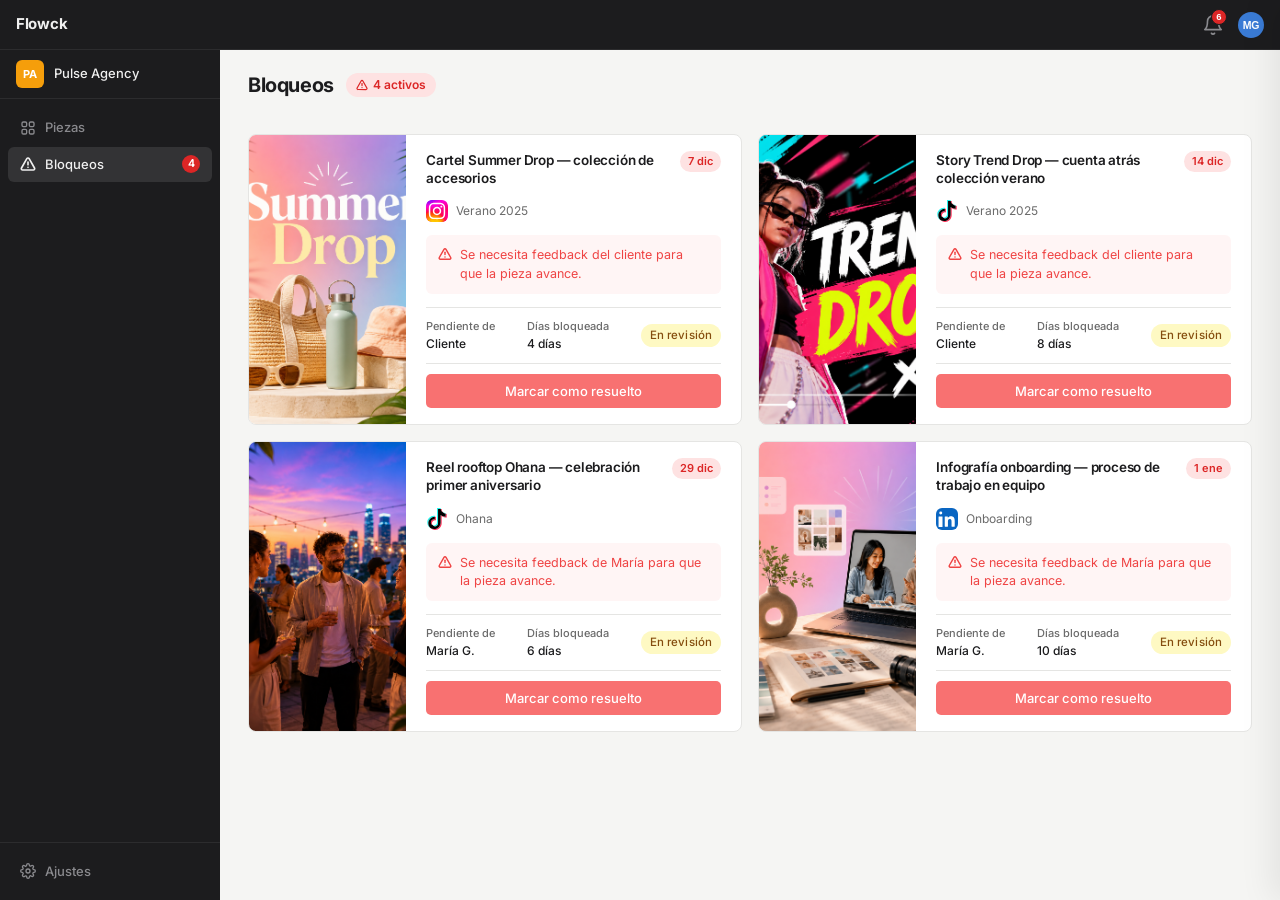
<file: bloqueos.html>
<!DOCTYPE html>
<html lang="es">
<head>
  <meta charset="UTF-8">
  <meta name="viewport" content="width=device-width, initial-scale=1.0">
  <title>Bloqueos — Flowck</title>
  <link rel="stylesheet" href="css/styles.css">
</head>
<body>

<div id="sidebar"></div>

<div class="main">
  <div id="topbar"></div>

  <div class="content-header">
    <div class="page-header">
      <div style="display:flex;align-items:center;gap:12px">
        <h1 class="page-title">Bloqueos</h1>
        <span class="blocks-header-badge" id="blocksCountBadge">
          <svg width="12" height="12" viewBox="0 0 24 24" fill="none" stroke="currentColor" stroke-width="2.5" stroke-linecap="round" stroke-linejoin="round">
            <path d="m21.73 18-8-14a2 2 0 0 0-3.48 0l-8 14A2 2 0 0 0 4 21h16a2 2 0 0 0 1.73-3Z"/>
            <path d="M12 9v4"/>
            <path d="M12 17h.01"/>
          </svg>
          <span id="blocksCountText">0 activos</span>
        </span>
      </div>
    </div>
  </div>

  <div class="content">
    <div id="blocksGrid" class="blocks-grid"></div>

    <div id="emptyBlocks" class="empty-state" style="display:none">
      <svg width="40" height="40" viewBox="0 0 24 24" fill="none" stroke="#ccc" stroke-width="1.5">
        <path d="M22 11.08V12a10 10 0 11-5.93-9.14"/>
        <polyline points="22 4 12 14.01 9 11.01"/>
      </svg>
      <p style="font-size:15px;font-weight:600;color:#666;margin-top:12px">Sin bloqueos activos</p>
      <p style="color:#999;margin-top:4px">Todas las piezas están avanzando sin impedimentos.</p>
    </div>
  </div><!-- .content -->
</div><!-- .main -->

<!-- Resolve block modal -->
<div class="modal-overlay" id="resolveOverlay">
  <div class="modal" style="width:420px">
    <div class="modal-header">
      <span class="modal-title">Marcar como resuelto</span>
      <button class="modal-close" id="resolveClose">✕</button>
    </div>
    <p style="font-size:13.5px;color:#444;line-height:1.55;margin-bottom:20px">
      ¿Confirmas que el bloqueo de <strong id="resolvePieceName"></strong> ha sido resuelto?
    </p>
    <div class="form-group">
      <label class="form-label">Nota de resolución (opcional)</label>
      <textarea class="form-textarea" id="resolveNote" placeholder="Ej. Cliente aprobó los copies por email." style="min-height:70px"></textarea>
    </div>
    <div class="modal-footer">
      <button class="btn btn-secondary" id="resolveCancel">Cancelar</button>
      <button class="btn btn-primary" id="resolveConfirm" style="background:#16A34A;border-color:#16A34A">
        <svg width="13" height="13" viewBox="0 0 24 24" fill="none" stroke="currentColor" stroke-width="2.5">
          <polyline points="20 6 9 17 4 12"/>
        </svg>
        Confirmar resolución
      </button>
    </div>
  </div>
</div>

<script src="js/data.js"></script>
<script src="js/app.js"></script>
<script>
  document.getElementById('sidebar').innerHTML = renderSidebar('bloqueos');
  document.getElementById('topbar').innerHTML  = renderTopbar();

  /* ── Check URL for highlight param ─────────────── */
  const hash        = window.location.hash; // e.g. #h5
  const highlightId = hash.startsWith('#h') ? parseInt(hash.slice(2)) : null;

  let pendingResolveId = null;

  /* ── Render grid ────────────────────────────────── */
  function renderBlocks() {
    const blocked = getBlockedPieces().sort((a, b) => {
      if (!a.deadline) return 1;
      if (!b.deadline) return -1;
      return new Date(a.deadline) - new Date(b.deadline);
    });

    const grid  = document.getElementById('blocksGrid');
    const empty = document.getElementById('emptyBlocks');
    const badge = document.getElementById('blocksCountText');

    badge.textContent = `${blocked.length} activo${blocked.length !== 1 ? 's' : ''}`;

    if (blocked.length === 0) {
      grid.style.display  = 'none';
      empty.style.display = 'block';
      return;
    }
    grid.style.display  = 'grid';
    empty.style.display = 'none';

    grid.innerHTML = blocked.map(p => {
      const isHighlight = highlightId === p.id;
      const deadlineStr = formatDeadlinePlain(p.deadline);
      const daysBlocked = p.blockedSince
        ? Math.max(1, Math.round((new Date() - new Date(p.blockedSince + 'T00:00:00')) / 86400000))
        : '—';
      return `
        <div class="block-card${isHighlight ? ' highlight' : ''}" id="card-${p.id}"
             onclick="window.location.href='detalle.html#${p.id}'">

          <img class="block-card-img"
               src="${p.image || p.thumbnail}"
               alt="${p.name}"
               onerror="this.style.display='none';this.nextElementSibling.style.display='flex'">
          <div class="block-card-img-placeholder" style="display:none">
            <svg width="28" height="28" viewBox="0 0 24 24" fill="none" stroke="#ccc" stroke-width="1.5">
              <rect x="3" y="3" width="18" height="18" rx="2"/>
              <circle cx="8.5" cy="8.5" r="1.5"/>
              <polyline points="21 15 16 10 5 21"/>
            </svg>
          </div>

          <div class="block-card-body">
            <div class="block-card-header">
              <div class="block-card-title">${p.name}</div>
              <span class="block-deadline-badge">${deadlineStr}</span>
            </div>

            <div class="block-card-meta">
              ${channelIcon(p.channel)}
              <span class="block-card-campaign">${p.campaign}</span>
            </div>

            <div class="block-reason-box">
              <svg width="14" height="14" viewBox="0 0 24 24" fill="none" stroke="currentColor" stroke-width="2.5" stroke-linecap="round" stroke-linejoin="round">
                <path d="m21.73 18-8-14a2 2 0 0 0-3.48 0l-8 14A2 2 0 0 0 4 21h16a2 2 0 0 0 1.73-3Z"/>
                <path d="M12 9v4"/><path d="M12 17h.01"/>
              </svg>
              <span>${p.blockReason}</span>
            </div>

            <div class="block-card-footer">
              <hr class="block-divider">
              <div class="block-footer-info">
                <div class="block-info-item">
                  <span class="block-info-label">Pendiente de</span>
                  <span class="block-info-value">${p.pendienteDe}</span>
                </div>
                <div class="block-info-item">
                  <span class="block-info-label">Días bloqueada</span>
                  <span class="block-info-value">${daysBlocked} días</span>
                </div>
                <div>${statusBadge(p.status)}</div>
              </div>
              <hr class="block-divider">
              <button class="block-resolve-btn"
                      onclick="event.stopPropagation();openResolve(${p.id})">
                Marcar como resuelto
              </button>
            </div>
          </div>
        </div>
      `;
    }).join('');

    /* scroll to highlighted card */
    if (highlightId) {
      setTimeout(() => {
        const card = document.getElementById(`card-${highlightId}`);
        if (card) card.scrollIntoView({ behavior: 'smooth', block: 'center' });
      }, 120);
    }
  }

  function isUrgent(dateStr) {
    if (!dateStr) return false;
    const d    = new Date(dateStr + 'T00:00:00');
    const now  = new Date(); now.setHours(0,0,0,0);
    return Math.round((d - now) / 86400000) <= 3;
  }

  /* ── Resolve modal ──────────────────────────────── */
  function openResolve(id) {
    pendingResolveId = id;
    const p = getPieceById(id);
    document.getElementById('resolvePieceName').textContent = p ? p.name : '';
    document.getElementById('resolveNote').value = '';
    document.getElementById('resolveOverlay').classList.add('open');
  }

  function closeResolve() {
    document.getElementById('resolveOverlay').classList.remove('open');
    pendingResolveId = null;
  }

  document.getElementById('resolveClose').addEventListener('click', closeResolve);
  document.getElementById('resolveCancel').addEventListener('click', closeResolve);
  document.getElementById('resolveOverlay').addEventListener('click', function(e) {
    if (e.target === this) closeResolve();
  });

  document.getElementById('resolveConfirm').addEventListener('click', function() {
    if (!pendingResolveId) return;
    const pieces = getPieces();
    const idx    = pieces.findIndex(p => p.id === pendingResolveId);
    if (idx !== -1) {
      pieces[idx].blocked     = false;
      pieces[idx].blockReason = '';
    }
    savePieces(pieces);
    closeResolve();
    renderBlocks();
    document.getElementById('sidebar').innerHTML = renderSidebar('bloqueos');
  });

  /* ── Boot ─────────────────────────────────────── */
  renderBlocks();
</script>
</body>
</html>
</file>
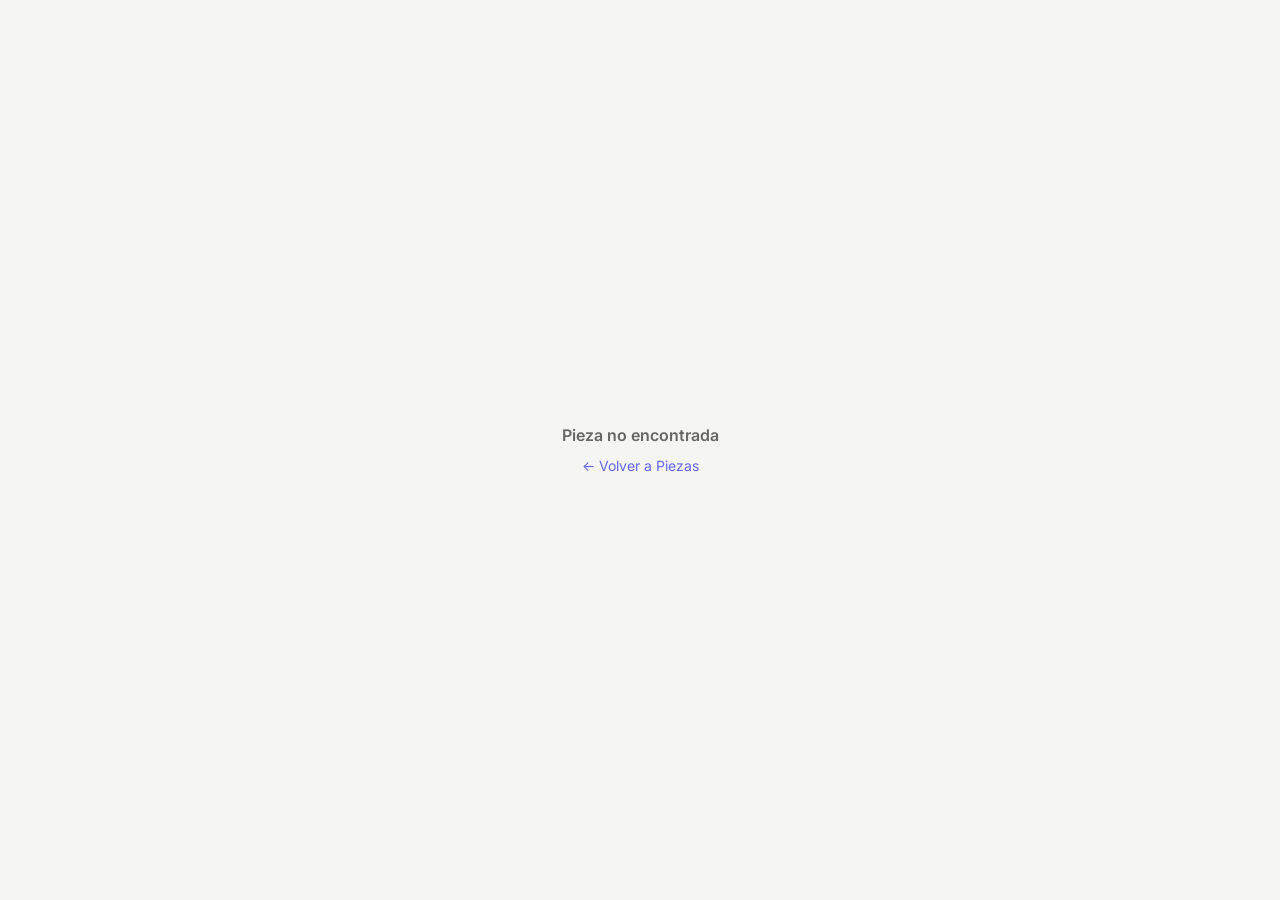
<file: detalle.html>
<!DOCTYPE html>
<html lang="es">
<head>
  <meta charset="UTF-8">
  <meta name="viewport" content="width=device-width, initial-scale=1.0">
  <title>Detalle — Flowck</title>
  <link rel="stylesheet" href="css/styles.css">
</head>
<body style="overflow:hidden">

<div class="detail-layout">

  <!-- Topbar -->
  <header class="detail-topbar">
    <div class="detail-title-group">
      <input type="text" class="detail-piece-title" id="detailTitle" placeholder="Añadir nombre...">
      <span id="titleAutosaved" class="title-autosaved">Guardado ✓</span>
      <button class="detail-client-link-btn" id="clientLinkBtn" style="display:none" title="Copiar enlace de cliente">
        <svg width="14" height="14" viewBox="0 0 24 24" fill="none" stroke="currentColor" stroke-width="2.2" stroke-linecap="round" stroke-linejoin="round">
          <path d="M10 13a5 5 0 0 0 7.54.54l3-3a5 5 0 0 0-7.07-7.07l-1.72 1.71"/>
          <path d="M14 11a5 5 0 0 0-7.54-.54l-3 3a5 5 0 0 0 7.07 7.07l1.71-1.71"/>
        </svg>
      </button>
    </div>
    <div class="detail-topbar-right">
      <!-- Status dropdown trigger -->
      <div class="status-dropdown" id="statusDropdownWrap">
        <button id="statusDropdownBtn" class="badge" style="cursor:pointer;border:none;font-family:inherit;gap:5px">
          <span id="statusBadgeLabel">—</span>
          <svg id="statusBadgeChevron" width="10" height="10" viewBox="0 0 24 24" fill="none" stroke="currentColor" stroke-width="2.5">
            <polyline points="6 9 12 15 18 9"/>
          </svg>
        </button>
        <div class="status-dropdown-menu" id="statusMenu">
          <div class="status-dropdown-item" data-status="solicitada"><span class="badge solicitada">Solicitada</span></div>
          <div class="status-dropdown-item" data-status="produccion"><span class="badge produccion">En producción</span></div>
          <div class="status-dropdown-item" data-status="revision"><span class="badge revision">En revisión</span></div>
          <div class="status-dropdown-item" data-status="aprobada"><span class="badge aprobada">Aprobada</span></div>
          <div class="status-dropdown-item" data-status="publicada"><span class="badge publicada">Publicada</span></div>
        </div>
      </div>
      <!-- Block badge (conditional) -->
      <span id="topbarBlockBadge" style="display:none" class="detail-topbar-block-badge" onclick="scrollToBlock()">
        <svg width="11" height="11" viewBox="0 0 24 24" fill="none" stroke="currentColor" stroke-width="2.5" stroke-linecap="round" stroke-linejoin="round">
          <path d="m21.73 18-8-14a2 2 0 0 0-3.48 0l-8 14A2 2 0 0 0 4 21h16a2 2 0 0 0 1.73-3Z"/>
          <path d="M12 9v4"/><path d="M12 17h.01"/>
        </svg>
        Bloqueada
      </span>
    </div>
  </header>

  <!-- 3-column body -->
  <div class="detail-columns">

    <!-- LEFT: metadata sidebar -->
    <aside class="detail-sidebar" id="detailSidebar">

      <!-- Brief (condicional: solo si p.brief) -->
      <section id="briefSection" style="display:none">
        <div class="detail-section-title">Brief</div>
        <div class="detail-brief-text" id="dBrief"></div>
        <hr class="detail-divider">
      </section>

      <!-- Datos generales -->
      <section>
        <div class="detail-section-title">Datos generales</div>
        <div class="detail-field">
          <div class="detail-field-label">Pendiente de</div>
          <button class="detail-field-value detail-field-btn" id="pendienteBtn">
            <span id="dPendiente">—</span>
            <svg class="detail-field-chevron" width="9" height="9" viewBox="0 0 24 24" fill="none" stroke="currentColor" stroke-width="2.5" stroke-linecap="round"><polyline points="6 9 12 15 18 9"/></svg>
          </button>
        </div>
        <div class="detail-field">
          <div class="detail-field-label">Asignado a</div>
          <button class="detail-field-value detail-field-btn" id="diseñadorBtn">
            <span id="dDiseñador">—</span>
            <svg class="detail-field-chevron" width="9" height="9" viewBox="0 0 24 24" fill="none" stroke="currentColor" stroke-width="2.5" stroke-linecap="round"><polyline points="6 9 12 15 18 9"/></svg>
          </button>
        </div>
        <div class="detail-field">
          <div class="detail-field-label">Deadline</div>
          <div class="detail-field-value" id="dDeadline">—</div>
        </div>
        <div class="detail-field">
          <div class="detail-field-label">Canal</div>
          <div class="detail-field-value" id="dCanal"></div>
        </div>
        <div class="detail-field">
          <div class="detail-field-label">Campaña</div>
          <div class="detail-field-value" id="dCampaña">—</div>
        </div>
        <div class="detail-field" id="clienteField" style="display:none">
          <div class="detail-field-label">Cliente</div>
          <div class="detail-field-value" id="dCliente">—</div>
        </div>
        <hr class="detail-divider">
      </section>

      <!-- Bloqueo (hidden if no block) -->
      <section id="blockSection" style="display:none">
        <div class="detail-section-title">Bloqueo</div>
        <div class="detail-block-box" id="blockBox">
          <div class="block-label">
            <svg width="13" height="13" viewBox="0 0 24 24" fill="none" stroke="currentColor" stroke-width="2.5" stroke-linecap="round" stroke-linejoin="round">
              <path d="m21.73 18-8-14a2 2 0 0 0-3.48 0l-8 14A2 2 0 0 0 4 21h16a2 2 0 0 0 1.73-3Z"/>
              <path d="M12 9v4"/><path d="M12 17h.01"/>
            </svg>
            <span id="dBlockLabel">Bloqueada</span>
          </div>
          <div class="block-reason" id="dBlockReason">—</div>
          <button class="block-resolve-btn" id="resolveFromDetail">Marcar como resuelto</button>
        </div>
        <hr class="detail-divider">
      </section>

      <!-- Archivo -->
      <section>
        <div class="detail-section-title">Archivo</div>
        <div id="archivoContent" style="display:none">
          <div class="detail-file-info">
            <div class="detail-file-row">
              <span class="detail-file-key">Formato</span>
              <span class="detail-file-val" id="dFormat">—</span>
            </div>
            <div class="detail-file-row">
              <span class="detail-file-key">Versión</span>
              <span class="detail-file-val" id="dVersion">—</span>
            </div>
          </div>
          <div class="detail-filename-row" id="filenameRow">
            <span class="detail-filename" id="dFileName">—</span>
            <button id="deleteFileBtn" class="file-trash-btn" title="Eliminar archivo">
              <svg width="14" height="14" viewBox="0 0 24 24" fill="none" stroke="currentColor" stroke-width="2" stroke-linecap="round" stroke-linejoin="round">
                <polyline points="3 6 5 6 21 6"/>
                <path d="M19 6l-1 14H6L5 6"/>
                <path d="M10 11v6"/><path d="M14 11v6"/>
                <path d="M9 6V4h6v2"/>
              </svg>
            </button>
          </div>
          <div id="uploadNewVersionWrap" style="margin-top:6px;display:none">
            <button type="button" id="uploadNewVersionBtn" class="upload-new-version-sidebar">Subir nueva versión</button>
            <input type="file" id="newVersionInput" accept="image/*,video/*,.pdf" style="display:none">
          </div>
        </div>
      </section>

    </aside>

    <!-- CENTER: creative + copy -->
    <main class="detail-center" id="detailCenter">
      <div id="creativeWrap" style="display:grid;grid-template-columns:1fr 1fr;align-items:start;gap:20px;padding:32px;align-content:start">
        <div id="creativeImgWrap" style="border-radius:8px;overflow:hidden;">
          <img id="creativeImg" class="detail-creative-img" src="" alt=""
               style="border-radius:8px;"
               onerror="this.style.cssText='display:none;border-radius:8px;';document.getElementById('uploadZone').style.display='flex'">
          <div id="uploadZone" class="detail-upload-zone" style="display:none;width:100%"
               onclick="document.getElementById('fileInput').click()">
            <svg width="28" height="28" viewBox="0 0 24 24" fill="none" stroke="currentColor" stroke-width="1.5" style="color:#aaa">
              <path d="M21 15v4a2 2 0 01-2 2H5a2 2 0 01-2-2v-4"/>
              <polyline points="17 8 12 3 7 8"/>
              <line x1="12" y1="3" x2="12" y2="15"/>
            </svg>
            <span>Arrastra o <strong style="color:var(--text-primary)">haz clic</strong> para subir</span>
            <span style="font-size:11.5px;color:#aaa">PNG, JPG, MP4, PDF</span>
            <input type="file" id="fileInput" accept="image/*,video/*,.pdf" style="display:none"
                   onchange="handleFileUpload(event)">
          </div>
        </div>

        <div class="detail-copy-section" id="copySection">
          <div class="detail-copy-label">Copy</div>
          <div style="position:relative">
            <textarea class="detail-copy-text" id="dCopy"></textarea>
            <span id="copyAutosaved" class="copy-autosaved">Guardado ✓</span>
          </div>
        </div>
      </div>
    </main>

    <!-- RIGHT: comments -->
    <aside class="detail-comments">
      <div class="detail-comments-header">
        Comentarios
        <span class="comments-count" id="commentsCount">0</span>
      </div>
      <div class="comments-list" id="commentsList"></div>
      <div class="comments-input-area">
        <textarea id="commentInput" placeholder="Escribe un comentario…" rows="1"
                  oninput="this.style.height='auto';this.style.height=this.scrollHeight+'px'"></textarea>
        <button id="commentSend">Enviar</button>
      </div>
    </aside>

  </div>
</div>

<!-- Delete file confirmation modal -->
<div class="modal-overlay" id="deleteFileOverlay">
  <div class="modal" style="width:400px">
    <div class="modal-header">
      <span class="modal-title">Eliminar archivo</span>
      <button class="modal-close" id="deleteFileClose">✕</button>
    </div>
    <p style="font-size:13.5px;color:#444;line-height:1.55;margin-bottom:20px">
      Se eliminará el archivo adjunto a esta pieza. Esta acción no se puede deshacer.
    </p>
    <div class="modal-footer">
      <button class="btn btn-secondary" id="deleteFileCancel">Cancelar</button>
      <button class="btn btn-danger" id="deleteFileConfirm">Eliminar</button>
    </div>
  </div>
</div>

<!-- Resolve confirmation modal -->
<div class="modal-overlay" id="resolveOverlay">
  <div class="modal" style="width:400px">
    <div class="modal-header">
      <span class="modal-title">Resolver bloqueo</span>
      <button class="modal-close" id="resolveClose">✕</button>
    </div>
    <p style="font-size:13.5px;color:#444;line-height:1.55;margin-bottom:18px">
      ¿Confirmas que el bloqueo de esta pieza ha sido resuelto?
    </p>
    <div class="form-group">
      <label class="form-label">Nota (opcional)</label>
      <textarea class="form-textarea" id="resolveNote" placeholder="Ej. Cliente aprobó los copies por email." style="min-height:65px"></textarea>
    </div>
    <div class="modal-footer">
      <button class="btn btn-secondary" id="resolveCancel">Cancelar</button>
      <button class="btn btn-primary" id="resolveConfirm" style="background:#16A34A;border-color:#16A34A">
        <svg width="12" height="12" viewBox="0 0 24 24" fill="none" stroke="currentColor" stroke-width="2.5">
          <polyline points="20 6 9 17 4 12"/>
        </svg>
        Confirmar
      </button>
    </div>
  </div>
</div>

<script src="js/data.js"></script>
<script src="js/app.js"></script>
<script>
  /* ── Load piece ─────────────────────────────────── */
  const pieceId = parseInt(window.location.hash.slice(1));
  let piece     = getPieceById(pieceId);

  if (!piece) {
    document.body.innerHTML = '<div style="display:flex;align-items:center;justify-content:center;height:100vh;font-family:Inter,sans-serif;color:#666"><div style="text-align:center"><p style="font-size:16px;font-weight:600">Pieza no encontrada</p><a href="index.html" style="color:#6366F1;font-size:14px;text-decoration:none;margin-top:8px;display:inline-block">← Volver a Piezas</a></div></div>';
    throw new Error('Piece not found');
  }

  /* ── Populate ────────────────────────────────────── */
  function populate() {
    piece = getPieceById(pieceId);

    document.title = piece.name ? `${piece.name} — Flowck` : 'Detalle — Flowck';
    const titleInput = document.getElementById('detailTitle');
    if (document.activeElement !== titleInput) titleInput.value = piece.name || '';

    /* topbar status badge */
    const btn = document.getElementById('statusDropdownBtn');
    btn.className = `badge ${piece.status}`;
    document.getElementById('statusBadgeLabel').textContent = STATUS_LABELS[piece.status];

    /* publicada: badge informativo, no desplegable */
    const isPublished = piece.status === 'publicada';
    btn.disabled = isPublished;
    btn.style.cssText = `border:none;font-family:inherit;gap:5px;display:inline-flex;align-items:center;cursor:${isPublished ? 'default' : 'pointer'}`;
    document.getElementById('statusBadgeChevron').style.display = isPublished ? 'none' : '';

    /* muestra todos los estados excepto el actual */
    document.querySelectorAll('#statusMenu [data-status]').forEach(item => {
      item.style.display = item.dataset.status !== piece.status ? 'flex' : 'none';
    });

    /* topbar block badge */
    document.getElementById('topbarBlockBadge').style.display = piece.blocked ? 'inline-flex' : 'none';

    /* client link button */
    document.getElementById('clientLinkBtn').style.display = piece.cliente ? 'inline-flex' : 'none';

    /* sidebar fields */
    document.getElementById('dPendiente').textContent  = piece.pendienteDe || '—';
    document.getElementById('dDiseñador').textContent  = piece.diseñador   || '—';
    const canalEl = document.getElementById('dCanal');
    canalEl.innerHTML = channelIcon(piece.channel, true);
    document.getElementById('dCampaña').textContent   = piece.campaign  || '—';
    const clienteField = document.getElementById('clienteField');
    if (piece.cliente) {
      document.getElementById('dCliente').textContent = piece.cliente;
      clienteField.style.display = '';
    } else {
      clienteField.style.display = 'none';
    }
    document.getElementById('dDeadline').textContent  = formatDeadlinePlain(piece.deadline) || '—';

    /* brief (condicional) */
    const briefSec = document.getElementById('briefSection');
    if (piece.brief && piece.brief.trim()) {
      briefSec.style.display = 'block';
      document.getElementById('dBrief').textContent = piece.brief;
    } else {
      briefSec.style.display = 'none';
    }

    /* block section */
    const blockSec = document.getElementById('blockSection');
    if (piece.blocked) {
      blockSec.style.display = 'block';
      document.getElementById('dBlockLabel').textContent = piece.blockLabel || 'Bloqueada';
      document.getElementById('dBlockReason').textContent = piece.blockReason || '';
    } else {
      blockSec.style.display = 'none';
    }

    /* archivo */
    const isEarlyStatus = ['solicitada','produccion'].includes(piece.status);
    const hasFile = !!piece.fileName;
    document.getElementById('archivoContent').style.display = (hasFile || isEarlyStatus) ? 'block' : 'none';
    if (isEarlyStatus) {
      document.getElementById('dFormat').textContent  = '—';
      document.getElementById('dVersion').textContent = '—';
      document.getElementById('filenameRow').style.display = 'none';
      document.getElementById('uploadNewVersionWrap').style.display = 'none';
    } else if (hasFile) {
      document.getElementById('dFormat').textContent  = piece.fileFormat  || '—';
      document.getElementById('dVersion').textContent = piece.fileVersion || '—';
      document.getElementById('filenameRow').style.display = '';
      document.getElementById('dFileName').textContent = piece.fileName;
      const canUpload = !['aprobada','publicada'].includes(piece.status);
      document.getElementById('uploadNewVersionWrap').style.display = canUpload ? 'block' : 'none';
    } else {
      document.getElementById('filenameRow').style.display = '';
      document.getElementById('uploadNewVersionWrap').style.display = 'none';
    }

    /* creative */
    const img = document.getElementById('creativeImg');
    if (piece.image && !isEarlyStatus) {
      img.src = piece.image;
      img.style.display = 'block';
      document.getElementById('uploadZone').style.display = 'none';
    } else {
      img.style.display = 'none';
      document.getElementById('uploadZone').style.display = 'flex';
    }

    /* copy — editable, no sobreescribir si el usuario está escribiendo */
    const copyEl = document.getElementById('dCopy');
    if (document.activeElement !== copyEl) copyEl.value = isEarlyStatus ? '' : (piece.copy || '');

    /* comments */
    renderComments();
  }

  function renderComments() {
    const list = document.getElementById('commentsList');
    const visibleComments = ['solicitada','produccion'].includes(piece.status) ? [] : piece.comments;
    document.getElementById('commentsCount').textContent = visibleComments.length;

    if (visibleComments.length === 0) {
      list.innerHTML = '<div style="padding:24px 16px;text-align:center;color:#999;font-size:13px">Sin comentarios aún.<br>Sé el primero en comentar.</div>';
      return;
    }

    list.innerHTML = visibleComments.map(c => {
      const parts = c.author.trim().split(' ');
      const initials = parts.length >= 2
        ? parts[0][0] + parts[parts.length - 1][0]
        : parts[0].slice(0, 2);
      return `
      <div class="comment-item">
        <div class="comment-header">
          <div class="comment-avatar" style="background:${getAuthorColor(c.author)}">${initials.toUpperCase()}</div>
          <span class="comment-author">${c.author}</span>
          ${c.role !== 'cliente' ? `<span class="comment-role-badge role-${c.role}">${roleLabel(c.role)}</span>` : ''}${c.author === 'María G.' ? ' <span style="color:#9B9B97;font-size:11.5px">(Tú)</span>' : ''}
          <span class="comment-time">${c.time}</span>
        </div>
        <div class="comment-text">${c.text}</div>
      </div>`;
    }).join('');

    list.scrollTop = list.scrollHeight;
  }

  function roleLabel(role) {
    const map = { manager: 'Manager', produccion: 'Producción', content: 'Producción', diseño: 'Producción', social: '', cliente: 'Cliente' };
    return role in map ? map[role] : role;
  }

  /* ── Status dropdown ─────────────────────────────── */
  document.getElementById('statusDropdownBtn').addEventListener('click', function(e) {
    e.stopPropagation();
    if (this.disabled) return;
    const menu = document.getElementById('statusMenu');
    menu.classList.toggle('open');
  });

  document.getElementById('statusMenu').addEventListener('click', function(e) {
    const item = e.target.closest('[data-status]');
    if (!item) return;
    const pieces = getPieces();
    const idx    = pieces.findIndex(p => p.id === pieceId);
    if (idx !== -1) {
      pieces[idx].status     = item.dataset.status;
      pieces[idx].pendienteDe = getDefaultPendiente(pieces[idx]);
      savePieces(pieces);
    }
    document.getElementById('statusMenu').classList.remove('open');
    populate();
  });

  document.addEventListener('click', function(e) {
    if (!e.target.closest('#statusDropdownWrap')) {
      document.getElementById('statusMenu').classList.remove('open');
    }
  });

  /* ── Scroll to block ─────────────────────────────── */
  function scrollToBlock() {
    const blockSec = document.getElementById('blockSection');
    if (blockSec) blockSec.scrollIntoView({ behavior: 'smooth', block: 'center' });
  }

  /* ── Resolve block ───────────────────────────────── */
  document.getElementById('resolveFromDetail').addEventListener('click', function() {
    document.getElementById('resolveNote').value = '';
    document.getElementById('resolveOverlay').classList.add('open');
  });

  document.getElementById('resolveClose').addEventListener('click', closeResolve);
  document.getElementById('resolveCancel').addEventListener('click', closeResolve);
  document.getElementById('resolveOverlay').addEventListener('click', function(e) {
    if (e.target === this) closeResolve();
  });

  function closeResolve() {
    document.getElementById('resolveOverlay').classList.remove('open');
  }

  document.getElementById('resolveConfirm').addEventListener('click', function() {
    const pieces = getPieces();
    const idx    = pieces.findIndex(p => p.id === pieceId);
    if (idx !== -1) { pieces[idx].blocked = false; pieces[idx].blockReason = ''; savePieces(pieces); }
    closeResolve();
    populate();
  });

  /* ── Autosave Nombre ────────────────────────────── */
  let titleAutosaveTimer = null;
  document.getElementById('detailTitle').addEventListener('input', function() {
    clearTimeout(titleAutosaveTimer);
    titleAutosaveTimer = setTimeout(function() {
      const val = document.getElementById('detailTitle').value;
      const pieces = getPieces();
      const idx = pieces.findIndex(p => p.id === pieceId);
      if (idx !== -1) { pieces[idx].name = val; savePieces(pieces); piece = pieces[idx]; }
      document.title = val ? `${val} — Flowck` : 'Detalle — Flowck';
      const indicator = document.getElementById('titleAutosaved');
      indicator.classList.add('visible');
      setTimeout(() => indicator.classList.remove('visible'), 1500);
    }, 800);
  });

  /* ── Autosave Copy ──────────────────────────────── */
  let copyAutosaveTimer = null;
  document.getElementById('dCopy').addEventListener('input', function() {
    clearTimeout(copyAutosaveTimer);
    copyAutosaveTimer = setTimeout(function() {
      const val = document.getElementById('dCopy').value;
      const pieces = getPieces();
      const idx = pieces.findIndex(p => p.id === pieceId);
      if (idx !== -1) { pieces[idx].copy = val; savePieces(pieces); piece = pieces[idx]; }
      const indicator = document.getElementById('copyAutosaved');
      indicator.classList.add('visible');
      setTimeout(() => indicator.classList.remove('visible'), 1500);
    }, 800);
  });

  /* ── Upload new version ─────────────────────────── */
  document.getElementById('uploadNewVersionBtn').addEventListener('click', function() {
    document.getElementById('newVersionInput').click();
  });

  document.getElementById('newVersionInput').addEventListener('change', function(event) {
    const file = event.target.files[0];
    if (!file) return;

    const ext = file.name.split('.').pop().toUpperCase();
    const newVersion = incrementVersion(piece.fileVersion);

    const reader = new FileReader();
    reader.onload = function(e) {
      const dataUrl = e.target.result;
      const pieces = getPieces();
      const idx = pieces.findIndex(p => p.id === pieceId);
      if (idx !== -1) {
        pieces[idx].image       = dataUrl;
        pieces[idx].thumbnail   = dataUrl;
        pieces[idx].fileName    = file.name;
        pieces[idx].fileFormat  = ext;
        pieces[idx].fileVersion = newVersion;
        /* Nueva versión en revisión → actualizar pendienteDe al revisor */
        if (pieces[idx].status === 'revision') {
          pieces[idx].pendienteDe = getDefaultPendiente(pieces[idx]);
        }
        savePieces(pieces);
        piece = pieces[idx];
      }
      event.target.value = '';
      populate();
    };
    reader.readAsDataURL(file);
  });

  function incrementVersion(v) {
    if (!v) return 'v2';
    const num = parseInt(v.replace(/[^0-9]/g, '')) || 1;
    return 'v' + (num + 1);
  }

  /* ── File upload ─────────────────────────────────── */
  function processFile(file) {
    if (!file) return;

    /* Auto-transición de estado al subir archivo */
    if (['solicitada', 'produccion'].includes(piece.status)) {
      const pieces = getPieces();
      const idx = pieces.findIndex(p => p.id === pieceId);
      if (idx !== -1) {
        pieces[idx].status      = 'revision';
        pieces[idx].pendienteDe = getDefaultPendiente(pieces[idx]);
        savePieces(pieces);
        piece = pieces[idx];
      }
    }

    const reader = new FileReader();
    reader.onload = function(e) {
      const dataUrl = e.target.result;
      const pieces = getPieces();
      const idx = pieces.findIndex(p => p.id === pieceId);
      if (idx !== -1) {
        pieces[idx].image      = dataUrl;
        pieces[idx].thumbnail  = dataUrl;
        pieces[idx].fileName   = file.name;
        pieces[idx].fileFormat = file.name.split('.').pop().toUpperCase();
        if (!pieces[idx].fileVersion) pieces[idx].fileVersion = 'v1';
        savePieces(pieces);
        piece = pieces[idx];
      }
      const img = document.getElementById('creativeImg');
      img.src = dataUrl;
      img.style.display = 'block';
      document.getElementById('uploadZone').style.display = 'none';
      populate();
    };
    reader.readAsDataURL(file);
  }

  function handleFileUpload(event) {
    const file = event.target.files[0];
    event.target.value = '';
    processFile(file);
  }

  /* ── Drag & drop ─────────────────────────────────── */
  const uploadZone = document.getElementById('uploadZone');
  uploadZone.addEventListener('dragover', function(e) {
    e.preventDefault();
    this.classList.add('drag-over');
  });
  uploadZone.addEventListener('dragleave', function() {
    this.classList.remove('drag-over');
  });
  uploadZone.addEventListener('drop', function(e) {
    e.preventDefault();
    this.classList.remove('drag-over');
    processFile(e.dataTransfer.files[0]);
  });

  /* ── View file (demo) ────────────────────────────── */
  document.getElementById('filenameRow').addEventListener('click', function(e) {
    if (e.target.closest('#deleteFileBtn')) return;
    if (piece && piece.image) window.open(piece.image, '_blank');
  });

  /* ── Add comment ─────────────────────────────────── */
  document.getElementById('commentSend').addEventListener('click', sendComment);
  document.getElementById('commentInput').addEventListener('keydown', function(e) {
    if (e.key === 'Enter' && !e.shiftKey) { e.preventDefault(); sendComment(); }
  });

  function sendComment() {
    const input = document.getElementById('commentInput');
    const text  = input.value.trim();
    if (!text) return;

    const pieces = getPieces();
    const idx    = pieces.findIndex(p => p.id === pieceId);
    if (idx !== -1) {
      const newComment = {
        id:     Date.now(),
        author: 'María G.',
        role:   'manager',
        time:   'Ahora',
        text,
        color:  getAuthorColor('María G.'),
      };
      pieces[idx].comments.push(newComment);
      savePieces(pieces);
      piece = pieces[idx];
    }
    input.value = '';
    input.style.height = 'auto';
    renderComments();
  }

  /* ── Helpers ─────────────────────────────────────── */
  /* ── Inline field select ──────────────────────────── */
  let _fsPop = null;
  let _fsAnchor = null;

  function openFieldSelect(anchorEl, options, currentVal, onSelect) {
    if (!_fsPop) {
      _fsPop = document.createElement('div');
      _fsPop.className = 'select-popover';
      document.body.appendChild(_fsPop);
      document.addEventListener('click', () => { _fsPop.classList.remove('open'); _fsAnchor = null; });
    }
    if (_fsAnchor === anchorEl && _fsPop.classList.contains('open')) {
      _fsPop.classList.remove('open'); _fsAnchor = null; return;
    }
    _fsAnchor = anchorEl;
    _fsPop.innerHTML = options.map(o =>
      `<div class="select-option-row${o === currentVal ? ' sel' : ''}" data-v="${o.replace(/"/g,'&quot;')}"><span>${o}</span></div>`
    ).join('');
    _fsPop.querySelectorAll('[data-v]').forEach(row => row.addEventListener('click', e => {
      e.stopPropagation();
      _fsPop.classList.remove('open'); _fsAnchor = null;
      onSelect(row.dataset.v);
    }));
    const r = anchorEl.getBoundingClientRect();
    _fsPop.style.left  = 'auto';
    _fsPop.style.right = (window.innerWidth - r.right) + 'px';
    _fsPop.style.top   = (r.bottom + 4) + 'px';
    _fsPop.style.width = 'max-content';
    _fsPop.style.minWidth = '150px';
    _fsPop.classList.add('open');
  }

  /* ── Asignado a (diseñador) ───────────────────────── */
  document.getElementById('diseñadorBtn').addEventListener('click', function(e) {
    e.stopPropagation();
    const options = ['Sin asignar', ...getTeamMembers()];
    const current = piece.diseñador || 'Sin asignar';
    openFieldSelect(this, options, current, function(val) {
      const pieces = getPieces();
      const idx = pieces.findIndex(p => p.id === pieceId);
      if (idx === -1) return;
      const p = pieces[idx];
      const wasUnassigned = !p.diseñador || p.diseñador === 'Sin asignar' || p.diseñador === '—';
      const nowUnassigned = val === 'Sin asignar';
      p.diseñador = val;
      if (!nowUnassigned && wasUnassigned && !p.fileName && p.status === 'solicitada') {
        /* Asignando desde Sin asignar + sin archivo → En producción */
        p.status = 'produccion';
      } else if (nowUnassigned && !wasUnassigned) {
        /* Desasignando → re-evalúa estado */
        p.status = p.fileName ? 'revision' : 'solicitada';
      }
      p.pendienteDe = getDefaultPendiente(p);
      savePieces(pieces);
      piece = pieces[idx];
      populate();
    });
  });

  /* ── Eliminar archivo ────────────────────────────── */
  document.getElementById('deleteFileBtn').addEventListener('click', function(e) {
    e.stopPropagation();
    document.getElementById('deleteFileOverlay').classList.add('open');
  });

  function closeDeleteFile() {
    document.getElementById('deleteFileOverlay').classList.remove('open');
  }
  document.getElementById('deleteFileClose').addEventListener('click', closeDeleteFile);
  document.getElementById('deleteFileCancel').addEventListener('click', closeDeleteFile);
  document.getElementById('deleteFileOverlay').addEventListener('click', function(e) {
    if (e.target === this) closeDeleteFile();
  });

  document.getElementById('deleteFileConfirm').addEventListener('click', function() {
    const pieces = getPieces();
    const idx = pieces.findIndex(p => p.id === pieceId);
    if (idx === -1) return;
    const p = pieces[idx];
    p.image       = null;
    p.thumbnail   = null;
    p.fileName    = null;
    p.fileFormat  = null;
    p.fileVersion = null;
    const hasDesigner = p.diseñador && p.diseñador !== 'Sin asignar' && p.diseñador !== '—';
    p.status      = hasDesigner ? 'produccion' : 'solicitada';
    p.pendienteDe = getDefaultPendiente(p);
    savePieces(pieces);
    piece = pieces[idx];
    closeDeleteFile();
    populate();
  });

  /* ── Pendiente de ─────────────────────────────────── */
  document.getElementById('pendienteBtn').addEventListener('click', function(e) {
    e.stopPropagation();
    const options = ['—', ...getTeamMembers(), 'Cliente'];
    const current = piece.pendienteDe || '—';
    openFieldSelect(this, options, current, function(val) {
      const pieces = getPieces();
      const idx = pieces.findIndex(p => p.id === pieceId);
      if (idx === -1) return;
      pieces[idx].pendienteDe = val;
      savePieces(pieces);
      piece = pieces[idx];
      populate();
    });
  });

  /* ── Boot ────────────────────────────────────────── */
  populate();

  /* ── Client link button ──────────────────────────── */
  document.getElementById('clientLinkBtn').addEventListener('click', function () {
    const slug = (piece.cliente || '').toLowerCase().replace(/\s+/g, '-').replace(/[^a-z0-9-]/g, '');
    const url  = `https://flowck.vercel.app/cliente/${slug}`;
    navigator.clipboard.writeText(url).catch(() => {});
    showToast('Enlace de cliente copiado');
  });

  function showToast(msg) {
    const toast = document.getElementById('flowckToast');
    toast.textContent = msg;
    toast.classList.add('toast-visible');
    setTimeout(() => toast.classList.remove('toast-visible'), 2500);
  }
</script>

<div id="flowckToast" class="flowck-toast"></div>
</body>
</html>
</file>
<file: css/styles.css>
@import url('https://fonts.googleapis.com/css2?family=Inter:ital,wght@0,400;0,500;0,600;0,700;1,400&display=swap');

*, *::before, *::after { box-sizing: border-box; margin: 0; padding: 0; }

:root {
  --bg:               #F5F5F3;
  --surface:          #FFFFFF;
  --sidebar-bg:       #1C1C1E;
  --text-primary:     #1C1C1E;
  --text-secondary:   #6B6B6B;
  --text-on-dark:     #F0F0F0;
  --text-on-dark-muted: #8A8A8E;
  --border:           #E5E5E3;
  --border-dark:      #2C2C2E;
  --row-hover:        #FAFAF9;

  --s-sol-bg:   #EDE9FE; --s-sol-text:  #5B21B6;
  --s-pro-bg:   #FFEDD5; --s-pro-text:  #9A3412;
  --s-rev-bg:   #FEF9C3; --s-rev-text:  #854D0E;
  --s-apr-bg:   #DCFCE7; --s-apr-text:  #166534;
  --s-pub-bg:   #DBEAFE; --s-pub-text:  #1D4ED8;
  --block-bg:   #FEE2E2; --block-text:  #DC2626;

  --sidebar-w:  220px;
  --r:          8px;
  --r-sm:       5px;
  --r-full:     999px;
}

html, body { height: 100%; }

body {
  font-family: 'Inter', -apple-system, sans-serif;
  background: var(--bg);
  color: var(--text-primary);
  font-size: 13.5px;
  line-height: 1.5;
  -webkit-font-smoothing: antialiased;
}

/* ── SIDEBAR ─────────────────────────────────────── */
.sidebar {
  width: var(--sidebar-w);
  min-height: 100vh;
  background: var(--sidebar-bg);
  display: flex;
  flex-direction: column;
  position: fixed;
  top: 0; left: 0;
  z-index: 100;
}

.sidebar-brand {
  height: 50px;
  box-sizing: border-box;
  display: flex;
  align-items: center;
  padding: 0 16px;
  font-size: 15px;
  font-weight: 700;
  color: var(--text-on-dark);
  letter-spacing: -0.3px;
  border-bottom: 1px solid var(--border-dark);
  flex-shrink: 0;
}

.sidebar-nav { flex: 1; padding: 10px 0; }

.nav-item {
  display: flex;
  align-items: center;
  gap: 9px;
  padding: 8px 12px;
  color: var(--text-on-dark-muted);
  font-size: 13px;
  font-weight: 500;
  cursor: pointer;
  border-radius: 6px;
  margin: 1px 8px;
  text-decoration: none;
  transition: background 0.12s, color 0.12s;
}
.nav-item:hover { background: rgba(255,255,255,0.07); color: var(--text-on-dark); }
.nav-item.active { background: rgba(255,255,255,0.1); color: var(--text-on-dark); }

.nav-item .nav-badge {
  margin-left: auto;
  background: #DC2626;
  color: #fff;
  font-size: 10.5px;
  font-weight: 700;
  min-width: 18px;
  height: 18px;
  border-radius: 99px;
  display: flex; align-items: center; justify-content: center;
  padding: 0 5px;
}

.sidebar-bottom {
  padding: 10px 0;
  border-top: 1px solid var(--border-dark);
}

/* ── MAIN LAYOUT ─────────────────────────────────── */
.main {
  margin-left: var(--sidebar-w);
  height: 100vh;
  display: flex;
  flex-direction: column;
  overflow: hidden;
}

/* Sub-header (page-title + tabs) — always visible above the scroll area */
.content-header {
  flex-shrink: 0;
  background: var(--bg);
  padding: 20px 28px 12px;
}

/* ── PAGE TOPBAR (dark strip) ────────────────────── */
.page-topbar {
  height: 50px;
  background: var(--sidebar-bg);
  display: flex;
  align-items: center;
  justify-content: flex-end;
  padding: 0 16px;
  gap: 10px;
  position: sticky;
  top: 0;
  z-index: 90;
  flex-shrink: 0;
  border-bottom: 1px solid var(--border-dark);
}

.topbar-bell-btn {
  display: flex; align-items: center; justify-content: center;
  background: transparent;
  color: var(--text-on-dark-muted);
  height: 26px;
  line-height: 0;
  border: none;
  cursor: pointer;
  transition: color 0.12s;
  position: relative;
  padding: 4px;
}
.topbar-bell-btn:hover { color: var(--text-on-dark); }

.topbar-notif-dot {
  position: absolute;
  top: 3px; right: 3px;
  width: 6px; height: 6px;
  background: #DC2626;
  border-radius: 50%;
  border: 1.5px solid var(--sidebar-bg);
}

.profile-avatar-wrap {
  position: relative;
  flex-shrink: 0;
}

.topbar-avatar {
  width: 26px; height: 26px;
  border-radius: 50%;
  border: none; padding: 0;
  color: #fff;
  font-size: 10.5px;
  font-weight: 700;
  letter-spacing: -0.2px;
  display: flex; align-items: center; justify-content: center;
  cursor: pointer;
  flex-shrink: 0;
  transition: opacity 0.15s;
}
.topbar-avatar:hover { opacity: 0.8; }

/* ── PROFILE DROPDOWN ───────────────────────────── */
.profile-dropdown {
  position: absolute;
  top: calc(100% + 8px);
  right: 0;
  background: var(--surface);
  border: 0.5px solid #E5E5E3;
  border-radius: var(--r);
  box-shadow: 0 8px 24px rgba(0,0,0,0.10);
  z-index: 400;
  width: max-content;
  display: none;
  overflow: hidden;
}
.profile-dropdown.open { display: block; }

.profile-dropdown-header {
  display: flex; align-items: center; gap: 12px;
  padding: 14px 16px;
}
.profile-dropdown-avatar {
  width: 40px; height: 40px;
  border-radius: 50%;
  display: flex; align-items: center; justify-content: center;
  color: #fff; font-size: 15px; font-weight: 700;
  flex-shrink: 0; letter-spacing: -0.4px;
}
.profile-dropdown-info {
  display: flex; flex-direction: column; gap: 5px; align-items: center;
}
.profile-dropdown-name {
  font-size: 13.5px; font-weight: 600; color: var(--text-primary);
}

/* ── TOAST ──────────────────────────────────────── */
.app-toast {
  position: fixed;
  bottom: 24px; right: 24px;
  background: var(--text-primary);
  color: #fff;
  font-size: 13px; font-weight: 500;
  padding: 10px 16px;
  border-radius: var(--r);
  box-shadow: 0 4px 16px rgba(0,0,0,0.15);
  opacity: 0;
  transform: translateY(6px);
  transition: opacity 0.18s, transform 0.18s;
  pointer-events: none;
  z-index: 9999;
}
.app-toast.visible {
  opacity: 1;
  transform: translateY(0);
}

/* ── CONTENT ─────────────────────────────────────── */
.content {
  flex: 1;
  padding: 0 28px 40px;
  overflow-y: auto;
}

/* ── PAGE HEADER ─────────────────────────────────── */
.page-header {
  display: flex;
  align-items: center;
  justify-content: space-between;
  margin-bottom: 18px;
  gap: 12px;
}
.page-title {
  font-size: 20px;
  font-weight: 700;
  letter-spacing: -0.4px;
}
.page-actions { display: flex; align-items: center; gap: 8px; }

/* ── TABS ─────────────────────────────────────────── */
.tabs {
  display: flex;
  border-bottom: 1px solid var(--border);
  margin-bottom: 0;
}
.tab-item {
  font-size: 13px;
  font-weight: 500;
  color: var(--text-secondary);
  padding: 9px 14px;
  cursor: pointer;
  border-bottom: 2px solid transparent;
  margin-bottom: -1px;
  transition: color 0.12s, border-color 0.12s;
  white-space: nowrap;
  user-select: none;
}
.tab-item:hover { color: var(--text-primary); }
.tab-item.active { color: var(--text-primary); border-bottom-color: var(--text-primary); }

/* ── TABLE ─────────────────────────────────────────── */
.table-wrap {
  background: var(--surface);
  border: 1px solid var(--border);
  border-radius: var(--r);
  overflow: clip; /* clips rounded corners without creating a scroll container */
  margin-top: 0;
}

.pieces-table {
  width: 100%;
  min-width: 860px;
  border-collapse: collapse;
}

.pieces-table thead th {
  background: var(--surface);
  position: sticky;
  top: 0;
  z-index: 10;
  padding: 10px 16px;
  text-align: left;
  font-size: 13px;
  font-weight: 400;
  color: #6B6B6B;
  border-bottom: 1px solid var(--border);
  white-space: nowrap;
}

.pieces-table tbody tr {
  border-bottom: 1px solid var(--border);
  transition: background 0.1s;
  cursor: pointer;
}
.pieces-table tbody tr:last-child { border-bottom: none; }
.pieces-table tbody tr:hover { background: var(--row-hover); }

.pieces-table td {
  padding: 10px 16px;
  vertical-align: middle;
  overflow: hidden;
}

.col-img    { width: 56px;  min-width: 56px; }
.col-name   { width: 200px; }
.col-canal  { width: 72px; }
.col-camp   { width: 130px; }
.col-client { width: 110px; }
.col-estado { width: 140px; }
.col-pend   { width: 125px; }
.col-dead   { width: 95px; }
.col-act    { width: 40px;  min-width: 40px; text-align: center; }

.cell-thumb {
  width: 44px; height: 44px;
  border-radius: var(--r-sm);
  object-fit: cover;
  background: var(--bg);
  display: block;
}
.thumb-placeholder {
  width: 44px; height: 44px;
  border-radius: var(--r-sm);
  background: var(--bg);
  display: flex; align-items: center; justify-content: center;
  color: var(--text-secondary);
  font-size: 11px;
}

.cell-name {
  display: block;
  font-weight: 600;
  font-size: 14.5px;
  color: #3A3A3A;
  white-space: nowrap;
  overflow: hidden;
  text-overflow: ellipsis;
  max-width: 300px;
}

.cell-campaign {
  font-size: 13px;
  font-weight: 500;
  color: #3A3A3A;
  white-space: nowrap;
  overflow: hidden;
  text-overflow: ellipsis;
}

.cell-pending {
  font-size: 13px;
  font-weight: 500;
  color: #3A3A3A;
}

.cell-deadline {
  font-size: 13px;
  font-weight: 500;
  color: #3A3A3A;
  white-space: nowrap;
}
.cell-deadline.urgent { color: #DC2626; font-weight: 500; }

.status-cell {
  display: flex;
  align-items: center;
  gap: 6px;
  flex-wrap: nowrap;
}

/* ── STATUS BADGES ───────────────────────────────── */
.badge {
  display: inline-flex;
  align-items: center;
  font-size: 11.5px;
  font-weight: 500;
  padding: 3px 9px;
  border-radius: var(--r-full);
  white-space: nowrap;
  letter-spacing: 0.1px;
}
.badge.solicitada  { background: var(--s-sol-bg); color: var(--s-sol-text); }
.badge.produccion  { background: var(--s-pro-bg); color: var(--s-pro-text); }
.badge.revision    { background: var(--s-rev-bg); color: var(--s-rev-text); }
.badge.aprobada    { background: var(--s-apr-bg); color: var(--s-apr-text); }
.badge.publicada   { background: var(--s-pub-bg); color: var(--s-pub-text); }

.badge-block {
  display: inline-flex;
  align-items: center;
  justify-content: center;
  width: 22px;
  height: 22px;
  background: var(--block-bg);
  color: var(--block-text);
  border-radius: 5px;
  cursor: pointer;
  border: none;
  font-family: inherit;
  transition: opacity 0.12s;
  flex-shrink: 0;
}
.badge-block:hover { opacity: 0.75; }

/* ── ACTIONS MENU ────────────────────────────────── */
.actions-btn {
  width: 28px; height: 28px;
  border: none;
  background: transparent;
  border-radius: 5px;
  cursor: pointer;
  display: flex; align-items: center; justify-content: center;
  color: var(--text-secondary);
  font-size: 14px;
  transition: background 0.1s;
  letter-spacing: 2px;
}
.actions-btn:hover { background: var(--border); color: var(--text-primary); }

/* ── DROPDOWN ─────────────────────────────────────── */
.dropdown { position: relative; display: inline-block; }
.dropdown-menu {
  position: absolute;
  top: calc(100% + 4px);
  right: 0;
  background: var(--surface);
  border: 1px solid var(--border);
  border-radius: var(--r);
  box-shadow: 0 8px 24px rgba(0,0,0,0.1);
  z-index: 300;
  min-width: 170px;
  display: none;
  overflow: hidden;
}
.dropdown-menu.open { display: block; }
.dropdown-item {
  display: flex; align-items: center; gap: 8px;
  padding: 9px 14px;
  font-size: 13px;
  color: var(--text-primary);
  cursor: pointer;
  transition: background 0.1s;
}
.dropdown-item:hover { background: var(--bg); }
.dropdown-item.danger { color: #DC2626; }
.dropdown-sep { height: 1px; background: var(--border); margin: 4px 0; }

/* ── BUTTONS ─────────────────────────────────────── */
.btn {
  display: inline-flex;
  align-items: center;
  gap: 6px;
  font-size: 13px;
  font-weight: 500;
  padding: 7px 14px;
  border-radius: var(--r-sm);
  border: 1px solid transparent;
  cursor: pointer;
  transition: background 0.12s, border-color 0.12s, opacity 0.12s;
  font-family: inherit;
  white-space: nowrap;
  text-decoration: none;
}
.btn-primary { background: var(--text-primary); color: #fff; border-color: var(--text-primary); }
.btn-primary:hover { background: #333; border-color: #333; }
.btn-secondary { background: var(--surface); color: var(--text-primary); border-color: var(--border); }
.btn-secondary:hover { background: #F0F0EE; }
.btn-ghost { background: transparent; color: var(--text-secondary); border-color: transparent; }
.btn-ghost:hover { background: var(--border); color: var(--text-primary); }
.btn-danger-outline { background: transparent; color: #DC2626; border-color: #FECACA; }
.btn-danger-outline:hover { background: var(--block-bg); }
.btn-danger { background: #DC2626; color: #fff; border-color: #DC2626; }
.btn-danger:hover { background: #B91C1C; border-color: #B91C1C; }

/* ── SEARCH ─────────────────────────────────────── */
.search-wrap {
  display: flex;
  align-items: center;
  gap: 7px;
  background: var(--surface);
  border: 1px solid var(--border);
  border-radius: var(--r-sm);
  padding: 7px 11px;
  transition: border-color 0.12s;
}
.search-wrap:focus-within { border-color: #999; }
.search-wrap svg { color: var(--text-secondary); flex-shrink: 0; }
.search-wrap input {
  border: none; background: transparent;
  font-size: 13px; color: var(--text-primary);
  font-family: inherit; outline: none; width: 190px;
}
.search-wrap input::placeholder { color: #9A9A9A; }

/* ── MODAL ─────────────────────────────────────── */
.modal-overlay {
  position: fixed; inset: 0;
  background: rgba(0,0,0,0.45);
  z-index: 400;
  display: flex; align-items: center; justify-content: center;
  opacity: 0; pointer-events: none;
  transition: opacity 0.18s;
}
.modal-overlay.open { opacity: 1; pointer-events: all; }

.modal {
  background: var(--surface);
  border-radius: 12px;
  padding: 28px;
  width: 500px;
  max-width: 92vw;
  max-height: 90vh;
  overflow-y: auto;
  box-shadow: 0 24px 64px rgba(0,0,0,0.18);
  transform: translateY(10px) scale(0.99);
  transition: transform 0.18s;
}
.modal-overlay.open .modal { transform: translateY(0) scale(1); }
.modal::-webkit-scrollbar { width: 5px; }
.modal::-webkit-scrollbar-track { background: transparent; margin: 10px 0; }
.modal::-webkit-scrollbar-thumb { background: #D4D4D2; border-radius: 99px; }
.modal::-webkit-scrollbar-thumb:hover { background: #B8B8B6; }

.modal-header {
  display: flex; align-items: center; justify-content: space-between;
  margin-bottom: 22px;
}
.modal-title { font-size: 16px; font-weight: 700; letter-spacing: -0.2px; }
.modal-close {
  width: 28px; height: 28px; border-radius: 50%;
  background: var(--bg); border: none; cursor: pointer;
  display: flex; align-items: center; justify-content: center;
  color: var(--text-secondary); font-size: 15px;
  transition: background 0.12s;
}
.modal-close:hover { background: var(--border); }

.form-group { margin-bottom: 16px; }
.form-label {
  display: block; font-size: 11.5px; font-weight: 600;
  color: var(--text-secondary); margin-bottom: 6px;
}
.form-input, .form-select, .form-textarea {
  width: 100%; padding: 8px 11px;
  border: 1px solid var(--border); border-radius: var(--r-sm);
  font-size: 13.5px; font-family: inherit; color: var(--text-primary);
  background: var(--surface); outline: none;
  transition: border-color 0.12s;
}
.form-input:focus, .form-select:focus, .form-textarea:focus { border-color: #999; }
.form-textarea { resize: vertical; min-height: 80px; line-height: 1.5; }
.form-input::placeholder, .form-textarea::placeholder { color: #9A9A9A; }
#fCopy { scrollbar-width: none; -ms-overflow-style: none; }
#fCopy::-webkit-scrollbar { display: none; }
.form-row { display: grid; grid-template-columns: minmax(0, 1fr) minmax(0, 1fr); gap: 14px; }
.form-label-optional { font-weight: 400; text-transform: none; letter-spacing: 0; color: var(--text-secondary); font-size: 11px; margin-left: 3px; }
.modal-footer { display: flex; justify-content: flex-end; gap: 8px; margin-top: 24px; }

.modal-file-zone {
  border: 2px dashed var(--border);
  border-radius: var(--r);
  padding: 18px 20px;
  display: flex; flex-direction: column; align-items: center; justify-content: center;
  gap: 5px; cursor: pointer; text-align: center;
  color: var(--text-secondary); font-size: 13px;
  transition: border-color 0.15s, background 0.15s;
  background: var(--bg); margin-bottom: 16px;
}
.modal-file-zone:hover, .modal-file-zone.drag-over { border-color: #999; background: #ededeb; }
.modal-file-zone svg { color: #aaa; }
.modal-file-zone-hint { font-size: 11.5px; color: #aaa; }

.modal-file-preview {
  display: flex; align-items: center; gap: 8px;
  padding: 10px 12px; margin-bottom: 16px;
  background: var(--bg); border: 1px solid var(--border); border-radius: var(--r-sm);
}
.modal-file-preview-info {
  flex: 1; min-width: 0;
  display: flex; flex-direction: column; gap: 2px;
}
.modal-file-preview-name {
  font-size: 12.5px; color: var(--text-primary);
  white-space: nowrap; overflow: hidden; text-overflow: ellipsis;
}
.modal-file-preview-replace {
  align-self: flex-start;
  background: none; border: none; padding: 0;
  font-family: inherit; font-size: 11px; color: #6B6B6B;
  cursor: pointer; text-decoration: underline;
}
.modal-file-preview-replace:hover { color: var(--text-primary); }
.modal-file-preview-remove {
  background: none; border: none; cursor: pointer; padding: 2px 5px;
  color: var(--text-secondary); font-size: 14px; flex-shrink: 0; border-radius: 4px;
  transition: background 0.1s;
}
.modal-file-preview-remove:hover { background: var(--border); color: var(--text-primary); }

.cell-pending-unassigned { color: var(--text-secondary); }

/* ── BLOCK POPOVER ─────────────────────────────── */
.block-popover {
  position: fixed;
  background: var(--surface);
  border: 1px solid var(--border);
  border-radius: var(--r);
  padding: 16px 18px;
  width: auto;
  box-shadow: 0 12px 36px rgba(0,0,0,0.13);
  z-index: 350;
  display: none;
}
.block-popover.open { display: block; }
.block-popover-header {
  display: flex; align-items: center; gap: 7px;
  margin-bottom: 10px;
  font-size: 12.5px; font-weight: 600; color: var(--block-text);
}
.block-popover-reason {
  font-size: 13px; color: var(--text-primary);
  margin-bottom: 12px; line-height: 1.5;
}
.block-popover-meta { font-size: 12px; color: var(--text-secondary); margin-bottom: 14px; }
.block-popover-meta strong { color: var(--text-primary); font-weight: 500; }
.block-popover-footer { display: flex; justify-content: flex-start; }
#popViewLink:hover { background: #EF4444 !important; border-color: #EF4444 !important; }

/* ── CHANNEL ICONS ─────────────────────────────── */
.ch-icon {
  width: 22px; height: 22px;
  border-radius: 6px;
  display: inline-flex; align-items: center; justify-content: center;
  flex-shrink: 0;
  overflow: hidden;
}
.ch-icon svg { display: block; width: 100%; height: 100%; }
.ch-icon img { display: block; width: 22px; height: 22px; }

/* ── COLUMN HEADER FILTERS ──────────────────────── */
.col-filterable {
  cursor: pointer;
  user-select: none;
}
.col-filterable:hover { color: var(--text-primary); }
.col-filterable.has-filter { color: var(--text-primary); }

.th-inner {
  display: inline-flex;
  align-items: center;
  gap: 4px;
}

.filter-chevron {
  flex-shrink: 0;
  opacity: 0.45;
  transition: opacity 0.12s;
}
.col-filterable:hover .filter-chevron,
.col-filterable.has-filter .filter-chevron { opacity: 1; }

.filter-active-dot {
  width: 5px; height: 5px;
  background: var(--text-primary);
  border-radius: 50%;
  flex-shrink: 0;
}

.filter-dropdown-menu {
  position: fixed;
  background: var(--surface);
  border: 1px solid var(--border);
  border-radius: var(--r);
  box-shadow: 0 8px 24px rgba(0,0,0,0.11);
  z-index: 310;
  min-width: 160px;
  display: none;
  overflow: hidden;
}
.filter-dropdown-menu.open { display: block; }

.filter-search-wrap {
  display: flex; align-items: center; gap: 7px;
  padding: 9px 11px;
  border-bottom: 1px solid var(--border);
  color: var(--text-secondary);
}
.filter-search-wrap svg { flex-shrink: 0; }
.filter-search-input {
  flex: 1; min-width: 0;
  border: none; outline: none;
  font-size: 13px; font-family: inherit;
  color: var(--text-primary); background: transparent;
}
.filter-search-input::placeholder { color: #9A9A9A; }

.filter-options-list { max-height: 220px; overflow-y: auto; padding: 4px 0; }
.filter-option-row {
  display: flex;
  align-items: center;
  gap: 8px;
  padding: 7px 12px;
  font-size: 13px;
  color: var(--text-primary);
  cursor: pointer;
  transition: background 0.1s;
}
.filter-option-row:hover { background: var(--bg); }
.filter-option-row input[type="checkbox"] {
  width: 14px; height: 14px; flex-shrink: 0;
  accent-color: var(--text-primary);
  cursor: pointer;
}
.filter-empty {
  padding: 16px 12px;
  font-size: 12.5px;
  color: var(--text-secondary);
  text-align: center;
}

.filter-panel-actions {
  display: flex; gap: 8px;
  padding: 9px 10px;
  border-top: 1px solid var(--border);
}
.filter-btn-clear, .filter-btn-apply {
  flex: 1;
  padding: 7px 0;
  border-radius: var(--r-sm);
  font-size: 12.5px; font-weight: 600;
  font-family: inherit;
  cursor: pointer;
  border: 1px solid var(--border);
  transition: background 0.12s, color 0.12s, border-color 0.12s;
}
.filter-btn-clear { background: var(--surface); color: var(--text-secondary); }
.filter-btn-clear:hover { background: var(--bg); color: var(--text-primary); }
.filter-btn-apply { background: var(--text-primary); color: #fff; border-color: var(--text-primary); }
.filter-btn-apply:hover { background: #333; }

/* ── EMPTY STATE ─────────────────────────────────── */
.empty-state {
  text-align: center; padding: 60px 20px;
  color: var(--text-secondary);
}
.empty-state p { font-size: 14px; margin-top: 10px; }

/* ── BLOQUEOS PAGE ─────────────────────────────── */
.blocks-grid {
  display: grid;
  grid-template-columns: 1fr 1fr;
  gap: 16px;
  margin-top: 4px;
}

.block-card {
  background: var(--surface);
  border: 1px solid var(--border);
  border-radius: var(--r);
  overflow: hidden;
  display: flex;
  flex-direction: row;
  transition: box-shadow 0.15s;
  cursor: pointer;
  text-decoration: none;
  color: inherit;
}
.block-card:hover { box-shadow: 0 4px 16px rgba(0,0,0,0.09); }
@keyframes block-highlight-pulse {
  0%, 100% { border-color: #EF4444; box-shadow: 0 0 0 5px rgba(220,38,38,0.25); }
  50%       { border-color: rgba(239,68,68,0.25); box-shadow: 0 0 0 5px rgba(220,38,38,0.04); }
}
.block-card.highlight {
  border-width: 2px;
  animation: block-highlight-pulse 1.2s ease-in-out infinite;
}

.block-card-img {
  width: 32%; min-width: 32%;
  object-fit: cover; object-position: center;
  background: var(--bg);
  display: block;
  flex-shrink: 0;
  align-self: stretch;
}
.block-card-img-placeholder {
  width: 32%; min-width: 32%;
  background: var(--bg);
  display: flex; align-items: center; justify-content: center;
  flex-shrink: 0;
}

.block-card-body {
  flex: 1; min-width: 0;
  padding: 16px 20px;
  display: flex; flex-direction: column; gap: 13px;
}

.block-card-header {
  display: flex; align-items: flex-start; justify-content: space-between; gap: 8px;
}
.block-card-title {
  font-size: 13.5px; font-weight: 600; letter-spacing: -0.2px;
  line-height: 1.35; flex: 1;
}
.block-deadline-badge {
  background: #FEE2E2; color: #DC2626;
  font-size: 11px; font-weight: 600;
  padding: 2px 8px; border-radius: var(--r-full);
  white-space: nowrap; flex-shrink: 0;
}
.block-card-meta {
  display: flex; align-items: center; gap: 8px;
}
.block-card-campaign {
  font-size: 12px; color: var(--text-secondary);
}

.block-reason-box {
  margin-top: auto;
  background: #FFF5F5;
  border-radius: 6px;
  padding: 11px 12px;
  display: flex; align-items: flex-start; gap: 8px;
  font-size: 12.5px; color: #EF4444; line-height: 1.45;
  flex-shrink: 0;
}
.block-reason-box svg { flex-shrink: 0; margin-top: 1px; color: #EF4444; }

.block-divider {
  border: none; border-top: 1px solid var(--border);
  margin: 0;
}

.block-card-footer {
  margin-top: auto;
  display: flex; flex-direction: column; gap: 0;
}
.block-footer-info {
  display: flex; align-items: center; justify-content: space-between;
  padding: 10px 0;
}
.block-info-item { display: flex; flex-direction: column; gap: 1px; }
.block-info-label { font-size: 11px; font-weight: 500; color: var(--text-secondary); }
.block-info-value { font-size: 12px; color: var(--text-primary); font-weight: 500; }

.block-resolve-btn {
  width: 100%;
  background: #F87171;
  color: #fff;
  border: none;
  border-radius: var(--r-sm);
  padding: 8px 0;
  font-size: 13px; font-weight: 500; font-family: inherit;
  cursor: pointer;
  transition: background 0.12s;
  text-align: center;
  margin-top: 10px;
  padding: 9px 0;
}
.block-resolve-btn:hover { background: #EF4444; }

.blocks-header-badge {
  display: inline-flex; align-items: center; gap: 5px;
  background: var(--block-bg); color: var(--block-text);
  font-size: 12px; font-weight: 600;
  padding: 3px 10px; border-radius: var(--r-full);
}

/* ── DETAIL TOPBAR BLOCK BADGE ───────────────────── */
.detail-topbar-block-badge {
  display: inline-flex; align-items: center; gap: 5px;
  background: #FEE2E2; color: #DC2626;
  border-radius: var(--r-full);
  font-size: 11.5px; font-weight: 500; line-height: 1.4;
  padding: 3px 9px; cursor: pointer; white-space: nowrap;
  flex-shrink: 0;
}

/* Status badge button resets */
button.badge {
  padding: 3px 9px;
  font-size: 11.5px;
  font-weight: 500;
  line-height: 1.4;
}

/* ── DETAIL PAGE ─────────────────────────────────── */
.detail-layout {
  height: 100vh;
  display: flex;
  flex-direction: column;
}

.detail-topbar {
  height: 50px;
  background: var(--sidebar-bg);
  display: flex;
  align-items: center;
  justify-content: space-between;
  padding: 0 20px;
  flex-shrink: 0;
  border-bottom: 1px solid rgba(255,255,255,0.12);
  position: sticky; top: 0; z-index: 90;
}

.detail-back-btn {
  display: flex; align-items: center; justify-content: center;
  width: 28px; height: 28px; border-radius: 5px;
  background: rgba(255,255,255,0.08); border: none;
  color: var(--text-on-dark); cursor: pointer;
  transition: background 0.12s; flex-shrink: 0;
}
.detail-back-btn:hover { background: rgba(255,255,255,0.14); }

.detail-title-group {
  position: absolute; left: 50%; transform: translateX(-50%);
  display: flex; align-items: center; gap: 6px;
  max-width: 50%;
}

.detail-piece-title {
  font-size: 14px; font-weight: 600; color: var(--text-on-dark);
  white-space: nowrap; overflow: hidden; text-overflow: ellipsis;
  letter-spacing: -0.2px;
  background: transparent; border: none; outline: none; padding: 0;
  min-width: 80px; max-width: 100%; cursor: default;
  font-family: inherit; text-align: left;
}
.detail-piece-title:focus { cursor: text; }
.detail-piece-title::placeholder { color: #B0B0AB; font-weight: 600; }
.title-autosaved {
  font-size: 11px; color: #9B9B97; opacity: 0;
  transition: opacity 0.3s; pointer-events: none;
  white-space: nowrap; flex-shrink: 0;
}
.title-autosaved.visible { opacity: 1; }

.detail-client-link-btn {
  display: inline-flex; align-items: center; justify-content: center;
  flex-shrink: 0; background: none; border: none; padding: 3px;
  cursor: pointer; color: #9B9B97; border-radius: 4px;
  transition: color 0.15s;
}
.detail-client-link-btn:hover { color: #ffffff; }

.flowck-toast {
  position: fixed; bottom: 24px; left: 50%; transform: translateX(-50%) translateY(10px);
  background: #1C1C1E; color: #fff; font-size: 13px; font-weight: 500;
  padding: 9px 16px; border-radius: 8px; pointer-events: none;
  opacity: 0; transition: opacity 0.2s, transform 0.2s; z-index: 9999;
  font-family: Inter, sans-serif;
}
.flowck-toast.toast-visible {
  opacity: 1; transform: translateX(-50%) translateY(0);
}

.detail-topbar-right {
  display: flex; align-items: center; gap: 8px; flex-shrink: 0; margin-left: auto;
}

.detail-columns {
  flex: 1; display: flex; overflow: hidden;
}

/* Left sidebar (metadata) */
.detail-sidebar {
  width: 240px;
  flex-shrink: 0;
  background: var(--sidebar-bg);
  border-right: 1px solid var(--border-dark);
  overflow-y: auto;
  padding: 20px 16px;
  display: flex; flex-direction: column; gap: 20px;
}

.detail-section-title {
  font-size: 14px; font-weight: 700;
  letter-spacing: 0.4px; color: var(--text-on-dark);
  margin-bottom: 16px;
}

.detail-divider {
  border: none; border-top: 1px solid rgba(255,255,255,0.08);
  margin: 16px 0 0;
}

.detail-field { display: flex; justify-content: space-between; align-items: center; margin-bottom: 12px; }
.detail-field-label {
  font-size: 13px; font-weight: 400; color: var(--text-on-dark-muted);
}
.detail-field-value {
  font-size: 13px; font-weight: 700; color: var(--text-on-dark); text-align: right;
}
.file-trash-btn {
  background: none; border: none; padding: 0;
  cursor: pointer;
  display: flex; align-items: center; justify-content: center;
  flex-shrink: 0; border-radius: 4px;
}
.detail-filename-row .file-trash-btn svg { color: #6B6B6B; transition: color 0.12s; }
.detail-filename-row .file-trash-btn:hover svg { color: #DC2626; }

.detail-field-btn {
  background: none; border: none; padding: 0;
  font-family: inherit; font-size: 13px; font-weight: 700;
  color: var(--text-on-dark); text-align: right;
  cursor: pointer;
  display: inline-flex; align-items: center; gap: 4px;
  transition: opacity 0.12s;
}
.detail-field-btn:hover { opacity: 0.7; }
.detail-field-chevron { opacity: 0.45; flex-shrink: 0; }

.detail-block-box {
  background: #FEE2E2;
  border: 1px solid #FECACA;
  border-radius: var(--r-sm);
  padding: 12px 13px;
}
.detail-block-box .block-label {
  display: flex; align-items: center; gap: 6px;
  font-size: 13px; font-weight: 700;
  color: #DC2626; margin-bottom: 8px;
}
.detail-block-box .block-reason {
  font-size: 12.5px; color: #7F1D1D; line-height: 1.5; margin-bottom: 12px;
}
.detail-block-box .block-resolve-btn {
  width: 100%;
  padding: 7px 0;
  background: #F87171;
  border: none;
  border-radius: var(--r-sm);
  color: #fff;
  font-size: 12px; font-weight: 600; font-family: inherit;
  cursor: pointer;
  transition: background 0.12s;
}
.detail-block-box .block-resolve-btn:hover { background: #EF4444; }

.detail-file-info { display: flex; flex-direction: column; gap: 8px; }
.detail-file-row {
  display: flex; justify-content: space-between; align-items: center;
}
.detail-file-key { font-size: 11px; color: var(--text-on-dark-muted); }
.detail-file-val { font-size: 12.5px; font-weight: 500; color: var(--text-on-dark); }
.detail-filename-row {
  display: flex; align-items: center; gap: 8px;
  margin-top: 10px; padding: 7px 10px;
  background: rgba(255,255,255,0.06);
  border: 1px solid var(--border-dark);
  border-radius: var(--r-sm);
  cursor: pointer;
  transition: background 0.12s;
}
.detail-filename-row:hover { background: rgba(255,255,255,0.1); }
.detail-filename-row svg { flex-shrink: 0; color: var(--text-on-dark-muted); }
.detail-filename {
  font-size: 12px; color: var(--text-on-dark);
  white-space: nowrap; overflow: hidden; text-overflow: ellipsis; flex: 1;
}

.detail-download-btn {
  width: 100%; margin-top: 4px;
  padding: 6px 0;
  background: rgba(255,255,255,0.07);
  border: 1px solid var(--border-dark);
  border-radius: var(--r-sm);
  color: var(--text-on-dark);
  font-size: 12px; font-weight: 500; font-family: inherit;
  cursor: pointer; display: flex; align-items: center; justify-content: center; gap: 6px;
  transition: background 0.12s;
}
.detail-download-btn:hover { background: rgba(255,255,255,0.12); }

/* Center column */
.detail-center {
  flex: 1;
  overflow: hidden;
  display: flex;
  flex-direction: column;
  justify-content: center;
}

#creativeImgWrap {
  overflow: hidden;
}

.detail-creative-img {
  width: 100%;
  aspect-ratio: 1;
  object-fit: contain;
  background: #F5F5F3;
  display: block;
}
.detail-creative-placeholder {
  width: 100%; height: 380px;
  background: var(--bg);
  border-radius: var(--r);
  border: 1px solid var(--border);
  display: flex; align-items: center; justify-content: center;
  color: var(--text-secondary); flex-direction: column; gap: 8px;
}

.upload-new-version-sidebar {
  background: none;
  border: none;
  padding: 0;
  font-family: inherit;
  font-size: 11px;
  color: #9B9B97;
  cursor: pointer;
  text-decoration: underline;
  text-underline-offset: 2px;
}
.upload-new-version-sidebar:hover { color: #E5E5E3; }

.detail-copy-section {
  min-width: 0;
  align-self: stretch;
  border: 0.5px solid #E5E5E3;
  border-radius: var(--r);
  padding: 16px 16px 16px 22px;
  display: flex;
  flex-direction: column;
  justify-content: flex-start;
  box-sizing: border-box;
  background: #FFFFFF;
}
.detail-copy-section > div:last-child {
  flex: 1;
  min-height: 0;
  display: flex;
  flex-direction: column;
}
.detail-copy-label {
  font-size: 13px; font-weight: 700; text-transform: uppercase;
  letter-spacing: 0.5px; color: var(--text-secondary); margin-bottom: 8px;
}
.detail-copy-text {
  font-size: 14px; line-height: 1.6; color: var(--text-primary);
  background: transparent; border: none;
  padding: 4px 0 0 0;
  flex: 1; height: auto; min-height: 0; overflow-y: auto; resize: none;
  font-family: inherit; width: 100%; box-sizing: border-box; display: block;
}
.detail-copy-text:focus { outline: none; }
.detail-copy-text::-webkit-scrollbar { width: 6px; }
.detail-copy-text::-webkit-scrollbar-track { background: transparent; margin: 6px; }
.detail-copy-text::-webkit-scrollbar-thumb { background: #D1D1CF; border-radius: 3px; }
.detail-copy-text::-webkit-scrollbar-thumb:hover { background: #A0A09E; }
.copy-autosaved {
  position: absolute; bottom: 10px; right: 12px;
  font-size: 11px; color: #9B9B97; opacity: 0;
  transition: opacity 0.3s; pointer-events: none;
}
.copy-autosaved.visible { opacity: 1; }

/* Right column (comments) */
.detail-comments {
  width: 280px;
  flex-shrink: 0;
  border-left: 1px solid var(--border-dark);
  background: var(--sidebar-bg);
  display: flex;
  flex-direction: column;
  overflow: hidden;
}
.detail-comments-header {
  padding: 16px 16px 12px;
  border-bottom: 1px solid rgba(255,255,255,0.08);
  font-size: 15px; font-weight: 700; color: var(--text-on-dark);
  display: flex; align-items: center; gap: 6px;
  flex-shrink: 0;
}
.comments-count {
  font-size: 15px; font-weight: 700; color: var(--text-on-dark-muted);
}
.comments-list {
  flex: 1; overflow-y: auto;
  padding: 14px 0;
  display: flex; flex-direction: column; gap: 0;
}
.comment-item {
  padding: 10px 16px;
  transition: background 0.1s;
}
.comment-item:hover { background: rgba(255,255,255,0.04); }
.comment-header {
  display: flex; align-items: center; gap: 6px; margin-bottom: 5px; flex-wrap: wrap;
}
.comment-avatar {
  width: 24px; height: 24px; border-radius: 50%;
  font-size: 10px; font-weight: 700; color: #fff;
  display: flex; align-items: center; justify-content: center;
  flex-shrink: 0;
}
.comment-author { font-size: 12.5px; font-weight: 600; color: var(--text-on-dark); }
.comment-role-badge {
  font-size: 10px; font-weight: 600;
  padding: 2px 7px; border-radius: var(--r-full);
}
.role-manager,
.role-content,
.role-produccion,
.role-cliente  { background: rgba(255,255,255,0.08); color: #C7C7CC; }
.comment-time  { font-size: 11px; color: var(--text-on-dark-muted); margin-left: auto; }
.comment-text  { font-size: 12.5px; line-height: 1.5; color: var(--text-on-dark-muted); padding-left: 30px; }

.comments-input-area {
  padding: 12px 14px;
  border-top: 1px solid rgba(255,255,255,0.08);
  display: flex; gap: 8px; align-items: flex-end;
  flex-shrink: 0;
}
.comments-input-area textarea {
  flex: 1; border: 1px solid var(--border-dark); border-radius: var(--r-sm);
  padding: 8px 10px; font-size: 12.5px; font-family: inherit; color: var(--text-on-dark);
  background: rgba(255,255,255,0.07);
  resize: none; outline: none; line-height: 1.45; min-height: 38px; max-height: 100px;
  transition: border-color 0.12s;
}
.comments-input-area textarea::placeholder { color: #ABABAE; }
.comments-input-area textarea:focus { border-color: rgba(255,255,255,0.25); }
.comments-input-area button {
  padding: 8px 12px; background: rgba(255,255,255,0.9); color: var(--text-primary);
  border: none; border-radius: var(--r-sm); cursor: pointer; font-size: 12px;
  font-family: inherit; font-weight: 600; flex-shrink: 0;
  transition: background 0.12s;
}
.comments-input-area button:hover { background: #fff; }

/* Status dropdown (detail topbar) */
.status-dropdown { position: relative; }
.status-dropdown-menu {
  position: absolute; top: calc(100% + 6px); right: 0;
  background: var(--surface); border: 1px solid var(--border);
  border-radius: var(--r); box-shadow: 0 8px 24px rgba(0,0,0,0.12);
  z-index: 300; min-width: 170px; display: none; overflow: hidden;
}
.status-dropdown-menu.open { display: block; }
.status-dropdown-item {
  display: flex; align-items: center;
  padding: 7px 12px; cursor: pointer;
  transition: background 0.1s;
}
.status-dropdown-item:hover { background: var(--bg); }

/* ── DETAIL: APPROVE BUTTON ─────────────────────── */
.detail-approve-btn {
  background: #16A34A;
  color: #fff;
  border: none;
  border-radius: var(--r-sm);
  padding: 6px 14px;
  font-size: 12.5px;
  font-weight: 600;
  font-family: inherit;
  cursor: pointer;
  display: inline-flex;
  align-items: center;
  gap: 5px;
  transition: background 0.12s;
  flex-shrink: 0;
}
.detail-approve-btn:hover { background: #15803D; }

/* ── DETAIL: BRIEF BLOCK ────────────────────────── */
.detail-brief-text {
  font-size: 12.5px;
  color: var(--text-on-dark-muted);
  line-height: 1.55;
  background: rgba(255,255,255,0.04);
  border-radius: var(--r-sm);
  padding: 10px 12px;
  border: 1px solid var(--border-dark);
}

/* ── DETAIL: UPLOAD ZONE ────────────────────────── */
.detail-upload-zone {
  width: 100%;
  aspect-ratio: 1;
  min-height: unset;
  border: 2px dashed var(--border);
  border-radius: var(--r);
  display: flex;
  flex-direction: column;
  align-items: center;
  justify-content: center;
  gap: 10px;
  color: var(--text-secondary);
  font-size: 13px;
  cursor: pointer;
  transition: border-color 0.15s, background 0.15s;
  background: var(--surface);
  text-align: center;
  padding: 32px 24px;
}
.detail-upload-zone:hover { border-color: #aaa; background: var(--row-hover); }
.detail-upload-zone.drag-over { border-color: #888; background: #EEEEED; }

/* ── SCROLLBAR ──────────────────────────────────── */
::-webkit-scrollbar { width: 5px; height: 5px; }
::-webkit-scrollbar-track { background: transparent; }
::-webkit-scrollbar-thumb { background: #D4D4D2; border-radius: 99px; }
::-webkit-scrollbar-thumb:hover { background: #B8B8B6; }

/* ── REQUIRED / DISABLED ───────────────────────── */
.required-star { color: #EF4444; margin-left: 1px; }
.form-required-note { font-size: 12px; color: var(--text-secondary); margin-top: 0; margin-bottom: 0; }
.btn-primary:disabled { opacity: 0.38; cursor: not-allowed; }

/* ── MINI CALENDAR ──────────────────────────────── */
.cal-wrap { position: relative; }
.cal-input-btn {
  width: 100%; display: flex; align-items: center; justify-content: space-between;
  padding: 8px 11px;
  border: 1px solid var(--border); border-radius: var(--r-sm);
  background: var(--surface);
  font-size: 13.5px; font-family: inherit;
  color: var(--text-primary);
  cursor: pointer; text-align: left;
  transition: border-color 0.12s;
}
.cal-input-btn:hover { border-color: #b8b8b6; }
.cal-input-btn.empty .cal-btn-text { color: #9A9A9A; }
.cal-input-btn svg { flex-shrink: 0; color: var(--text-secondary); margin-left: 8px; }

.cal-popover {
  position: fixed;
  z-index: 500;
  background: var(--surface);
  border: 1px solid var(--border);
  border-radius: var(--r);
  box-shadow: 0 8px 28px rgba(0,0,0,0.14);
  padding: 14px;
  display: none;
}
.cal-popover.open { display: block; }

.cal-hd { display: flex; align-items: center; justify-content: space-between; margin-bottom: 10px; }
.cal-nav {
  background: none; border: none; cursor: pointer;
  color: var(--text-secondary);
  width: 26px; height: 26px;
  border-radius: 6px;
  display: flex; align-items: center; justify-content: center;
  font-size: 16px; line-height: 1;
  transition: background 0.1s, color 0.1s;
}
.cal-nav:hover { background: var(--bg); color: var(--text-primary); }
.cal-lbl { font-size: 13px; font-weight: 600; color: var(--text-primary); letter-spacing: -0.1px; }

.cal-grid { display: grid; grid-template-columns: repeat(7, 1fr); gap: 1px; }
.cal-dn {
  font-size: 10px; font-weight: 600; color: var(--text-secondary);
  text-align: center; padding: 4px 0 8px;
  text-transform: uppercase; letter-spacing: 0.3px;
}
.cal-d {
  font-size: 12.5px; text-align: center;
  padding: 6px 2px; cursor: pointer;
  border-radius: 5px;
  color: var(--text-primary);
  transition: background 0.1s, color 0.1s;
  line-height: 1;
}
.cal-d:hover { background: var(--bg); }
.cal-d.other { color: #C8C8C7; cursor: default; }
.cal-d.other:hover { background: none; }
.cal-d.today { font-weight: 700; }
.cal-d.sel { background: var(--text-primary); color: #fff; }
.cal-d.sel:hover { background: #3a3a3a; }

/* ── FILTER HEADER BADGE ────────────────────────── */
.th-filter-badge {
  display: inline-block;
  min-width: 14px;
  text-align: center;
  overflow: hidden;
  text-overflow: ellipsis;
  white-space: nowrap;
  background: var(--text-primary);
  color: #fff;
  font-size: 10px;
  font-weight: 700;
  line-height: 1;
  padding: 3px 7px;
  border-radius: 99px;
  vertical-align: middle;
}
.th-filter-badge:empty { display: none; }

/* ── COMBOBOX (input + dropdown filtrable) ──────── */
.combo-btn {
  width: 100%; display: flex; align-items: center; justify-content: space-between;
  padding: 8px 11px;
  border: 1px solid var(--border); border-radius: var(--r-sm);
  background: var(--surface);
  font-size: 13.5px;
  transition: border-color 0.12s;
}
.combo-btn:hover        { border-color: #b8b8b6; }
.combo-btn:focus-within { border-color: #999; }
.combo-input {
  flex: 1; border: none; background: transparent; outline: none;
  font-size: 13.5px; color: var(--text-primary); font-family: inherit; min-width: 0;
}
.combo-input::placeholder { color: #9A9A9A; }

/* ── ICON SELECT (dropdown puro icono+texto) ────── */
.select-wrap { position: relative; width: 100%; }
.select-btn {
  width: 100%; display: flex; align-items: center; justify-content: space-between;
  padding: 8px 11px;
  border: 1px solid var(--border); border-radius: var(--r-sm);
  background: var(--surface);
  font-size: 13.5px; font-family: inherit;
  color: var(--text-primary);
  cursor: pointer; text-align: left;
  transition: border-color 0.12s;
}
.select-btn:hover { border-color: #b8b8b6; }
.select-btn.empty .select-btn-content { color: #9A9A9A; }
.select-btn-content { display: inline-flex; align-items: center; gap: 8px; overflow: hidden; white-space: nowrap; }
.select-chevron { flex-shrink: 0; color: var(--text-secondary); margin-left: 8px; }

.select-popover {
  position: fixed;
  z-index: 500;
  background: var(--surface);
  border: 1px solid var(--border);
  border-radius: var(--r);
  box-shadow: 0 8px 28px rgba(0,0,0,0.14);
  padding: 4px;
  max-height: 280px;
  overflow-y: auto;
  scrollbar-width: none;
  -ms-overflow-style: none;
  display: none;
}
.select-popover::-webkit-scrollbar { display: none; }
.select-popover.open { display: block; }
.combo-popover { position: absolute; top: calc(100% + 4px); left: 0; width: 100%; }
.select-option-row {
  display: flex; align-items: center; gap: 8px;
  padding: 7px 10px;
  font-size: 13px; color: var(--text-primary);
  border-radius: 5px;
  cursor: pointer;
  transition: background 0.1s;
}
.select-option-row:hover { background: var(--bg); }
.select-option-row.sel { background: var(--bg); font-weight: 600; }

/* ── MODAL FORM SEPARATOR ───────────────────────── */
.form-separator { border: none; border-top: 1px solid var(--border); margin: 18px 0; }

/* ── SIDEBAR WORKSPACE ──────────────────────────── */
.sidebar-workspace {
  display: flex;
  align-items: center;
  gap: 10px;
  padding: 10px 12px 10px 16px;
  border-bottom: 1px solid var(--border-dark);
  flex-shrink: 0;
}
.sidebar-workspace-logo {
  width: 28px;
  height: 28px;
  border-radius: 6px;
  color: #fff;
  font-size: 11px;
  font-weight: 700;
  display: flex;
  align-items: center;
  justify-content: center;
  flex-shrink: 0;
  letter-spacing: -0.3px;
}
.sidebar-workspace-name {
  font-size: 13px;
  font-weight: 500;
  color: var(--text-on-dark);
  white-space: nowrap;
  overflow: hidden;
  text-overflow: ellipsis;
}

/* ── SETTINGS PAGE ──────────────────────────────── */
.settings-page {
  max-width: 520px;
  padding: 0;
  display: flex;
  flex-direction: column;
  gap: 40px;
}
.settings-section-header {
  display: flex;
  align-items: center;
  gap: 16px;
  margin-bottom: 7px;
}
.settings-section-title {
  font-size: 14px;
  font-weight: 600;
  color: var(--text-primary);
  margin-bottom: 12px;
}
.settings-section-header .settings-section-title { margin-bottom: 0; }
.settings-card {
  background: var(--surface);
  border: 1px solid var(--border);
  border-radius: var(--r);
  padding: 20px;
}.settings-workspace-row {
  display: flex;
  align-items: flex-end;
  gap: 8px;
}
.settings-workspace-logo {
  width: 40px;
  height: 40px;
  border-radius: 8px;
  color: #fff;
  font-size: 18px;
  font-weight: 700;
  display: flex;
  align-items: center;
  justify-content: center;
  flex-shrink: 0;
  letter-spacing: -0.5px;
  margin-bottom: 2px;
}
.settings-workspace-field {
  flex: 1;
  min-width: 0;
  max-width: 280px;
}
.settings-save-wrap {
  position: relative;
  flex-shrink: 0;
  margin-left: auto;
  margin-bottom: 2px;
}
.settings-save-confirm {
  position: absolute;
  bottom: calc(100% + 4px);
  right: 0;
  white-space: nowrap;
  font-size: 12px;
  color: #9B9B97;
  font-weight: 400;
  opacity: 0;
  transition: opacity 0.2s;
  pointer-events: none;
}

/* ── MEMBER LIST ────────────────────────────────── */
.member-list { display: flex; flex-direction: column; }
.member-row {
  display: flex;
  align-items: center;
  gap: 12px;
  padding: 10px 0;
  border-bottom: 1px solid var(--border);
}
.member-row:first-child { padding-top: 0; }
.member-row:last-child { border-bottom: none; padding-bottom: 0; }
.member-avatar {
  width: 32px;
  height: 32px;
  border-radius: 50%;
  display: flex;
  align-items: center;
  justify-content: center;
  font-size: 11.5px;
  font-weight: 700;
  color: #fff;
  flex-shrink: 0;
  letter-spacing: -0.3px;
}
.member-info {
  min-width: 0;
  display: flex;
  align-items: center;
  gap: 10px;
}
.member-name {
  font-size: 13.5px;
  font-weight: 500;
  color: var(--text-primary);
}
.member-role {
  font-size: 11.5px;
  font-weight: 500;
  color: var(--text-secondary);
  background: var(--bg);
  border: 1px solid var(--border);
  border-radius: var(--r-full);
  padding: 2px 8px;
}
.member-trash-btn {
  margin-left: auto;
  width: 26px;
  height: 26px;
  border: none;
  background: transparent;
  color: #6B6B6B;
  cursor: pointer;
  display: flex;
  align-items: center;
  justify-content: center;
  flex-shrink: 0;
  opacity: 0;
  transition: opacity 0.12s, color 0.12s;
  padding: 0;
  border-radius: 4px;
}
.member-row:hover .member-trash-btn { opacity: 1; }
.member-trash-btn:hover { color: #DC2626; }

/* ── TOPBAR NOTIFICATION BADGE ──────────────────── */
.topbar-notif-badge {
  position: absolute;
  top: -3px; right: 1px;
  min-width: 16px; height: 16px;
  background: #DC2626;
  border-radius: var(--r-full);
  border: 1.5px solid var(--sidebar-bg);
  color: #fff;
  font-size: 9.5px;
  font-weight: 700;
  display: flex; align-items: center; justify-content: center;
  padding: 0 3px;
  line-height: 1;
  pointer-events: none;
}

/* ── NOTIFICATION PANEL ─────────────────────────── */
.notif-panel {
  position: fixed;
  top: 0; right: 0;
  width: 360px;
  height: 100vh;
  background: var(--surface);
  border-left: 1px solid var(--border);
  box-shadow: -8px 0 32px rgba(0,0,0,0.08);
  z-index: 200;
  display: flex; flex-direction: column;
  transform: translateX(100%);
  transition: transform 0.22s cubic-bezier(0.4,0,0.2,1);
}
.notif-panel.open { transform: translateX(0); }

.notif-panel-header {
  display: flex; align-items: center; gap: 10px;
  padding: 0 16px;
  height: 50px;
  border-bottom: 1px solid var(--border);
  flex-shrink: 0;
}
.notif-panel-title {
  font-size: 14px; font-weight: 600; color: var(--text-primary);
  flex: 1; min-width: 0;
}

.notif-close-btn {
  width: 28px; height: 28px;
  display: flex; align-items: center; justify-content: center;
  border: none; background: transparent;
  color: var(--text-secondary);
  cursor: pointer; border-radius: var(--r-sm);
  transition: background 0.12s, color 0.12s;
  flex-shrink: 0;
}
.notif-close-btn:hover { background: var(--bg); color: var(--text-primary); }

.btn-sm {
  padding: 5px 10px;
  font-size: 12px;
  border-radius: var(--r-sm);
}
.btn-sm:disabled { opacity: 0.38; cursor: not-allowed; }

.notif-list {
  flex: 1; overflow-y: auto;
  display: flex; flex-direction: column;
}

.notif-item {
  display: flex; align-items: flex-start; gap: 10px;
  padding: 13px 16px;
  border-bottom: 1px solid var(--border);
  cursor: pointer;
  transition: background 0.1s;
  background: #F6F7FF;
}
.notif-item.notif-read {
  background: var(--surface);
}
.notif-item.notif-read .notif-text {
  color: var(--text-secondary);
}
.notif-item.notif-read .notif-time {
  color: #AFAFAC;
}
.notif-item:hover { background: var(--bg); }
.notif-item:last-child { border-bottom: none; }

.notif-dot {
  width: 8px; height: 8px;
  border-radius: 50%;
  background: #DC2626;
  flex-shrink: 0;
  margin-top: 5px;
  transition: background 0.15s;
}
.notif-dot.read { background: transparent; }

.notif-content { flex: 1; min-width: 0; }
.notif-text {
  font-size: 13px; line-height: 1.45; color: var(--text-primary);
  margin: 0 0 4px;
}
.notif-time {
  font-size: 11.5px; color: var(--text-secondary);
}

.notif-empty {
  flex: 1;
  display: flex; flex-direction: column; align-items: center; justify-content: center;
  gap: 10px;
  color: var(--text-secondary);
  font-size: 13px;
  opacity: 0.55;
  padding: 40px 0;
}
</file>
